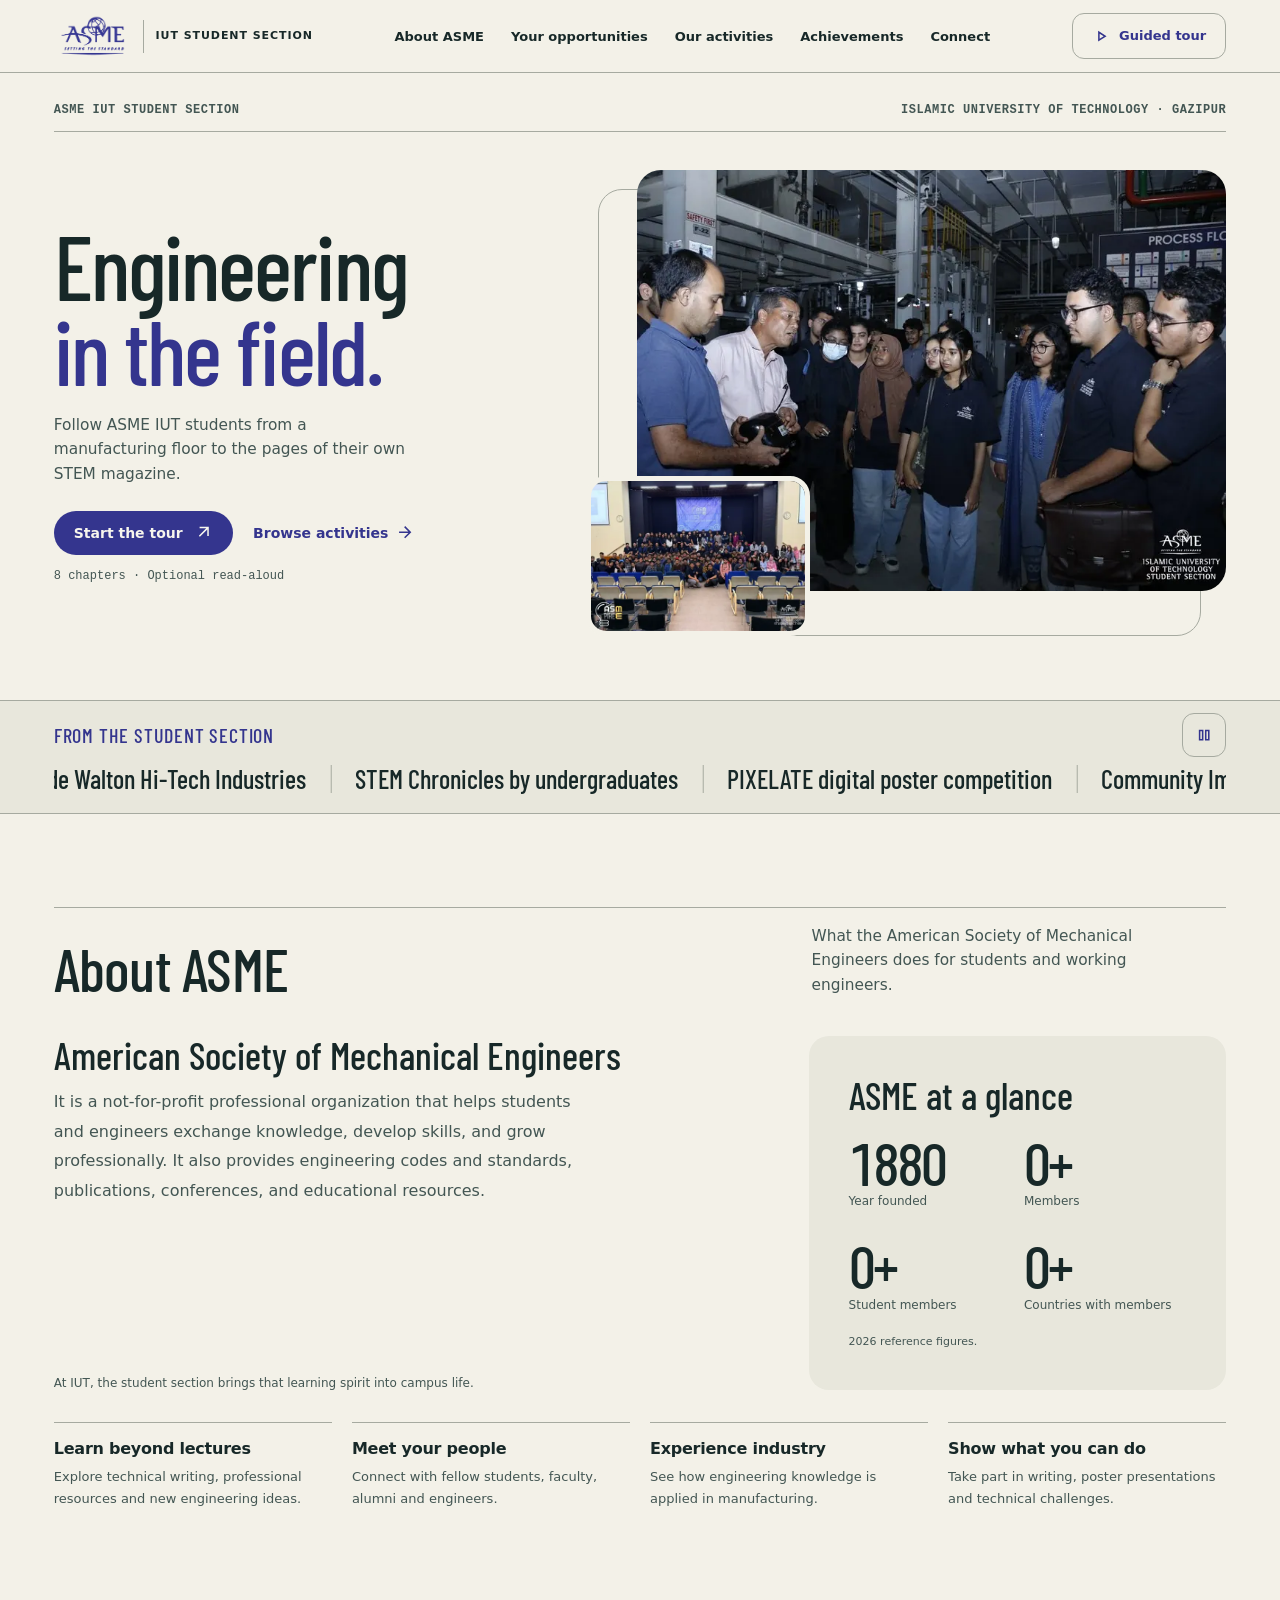
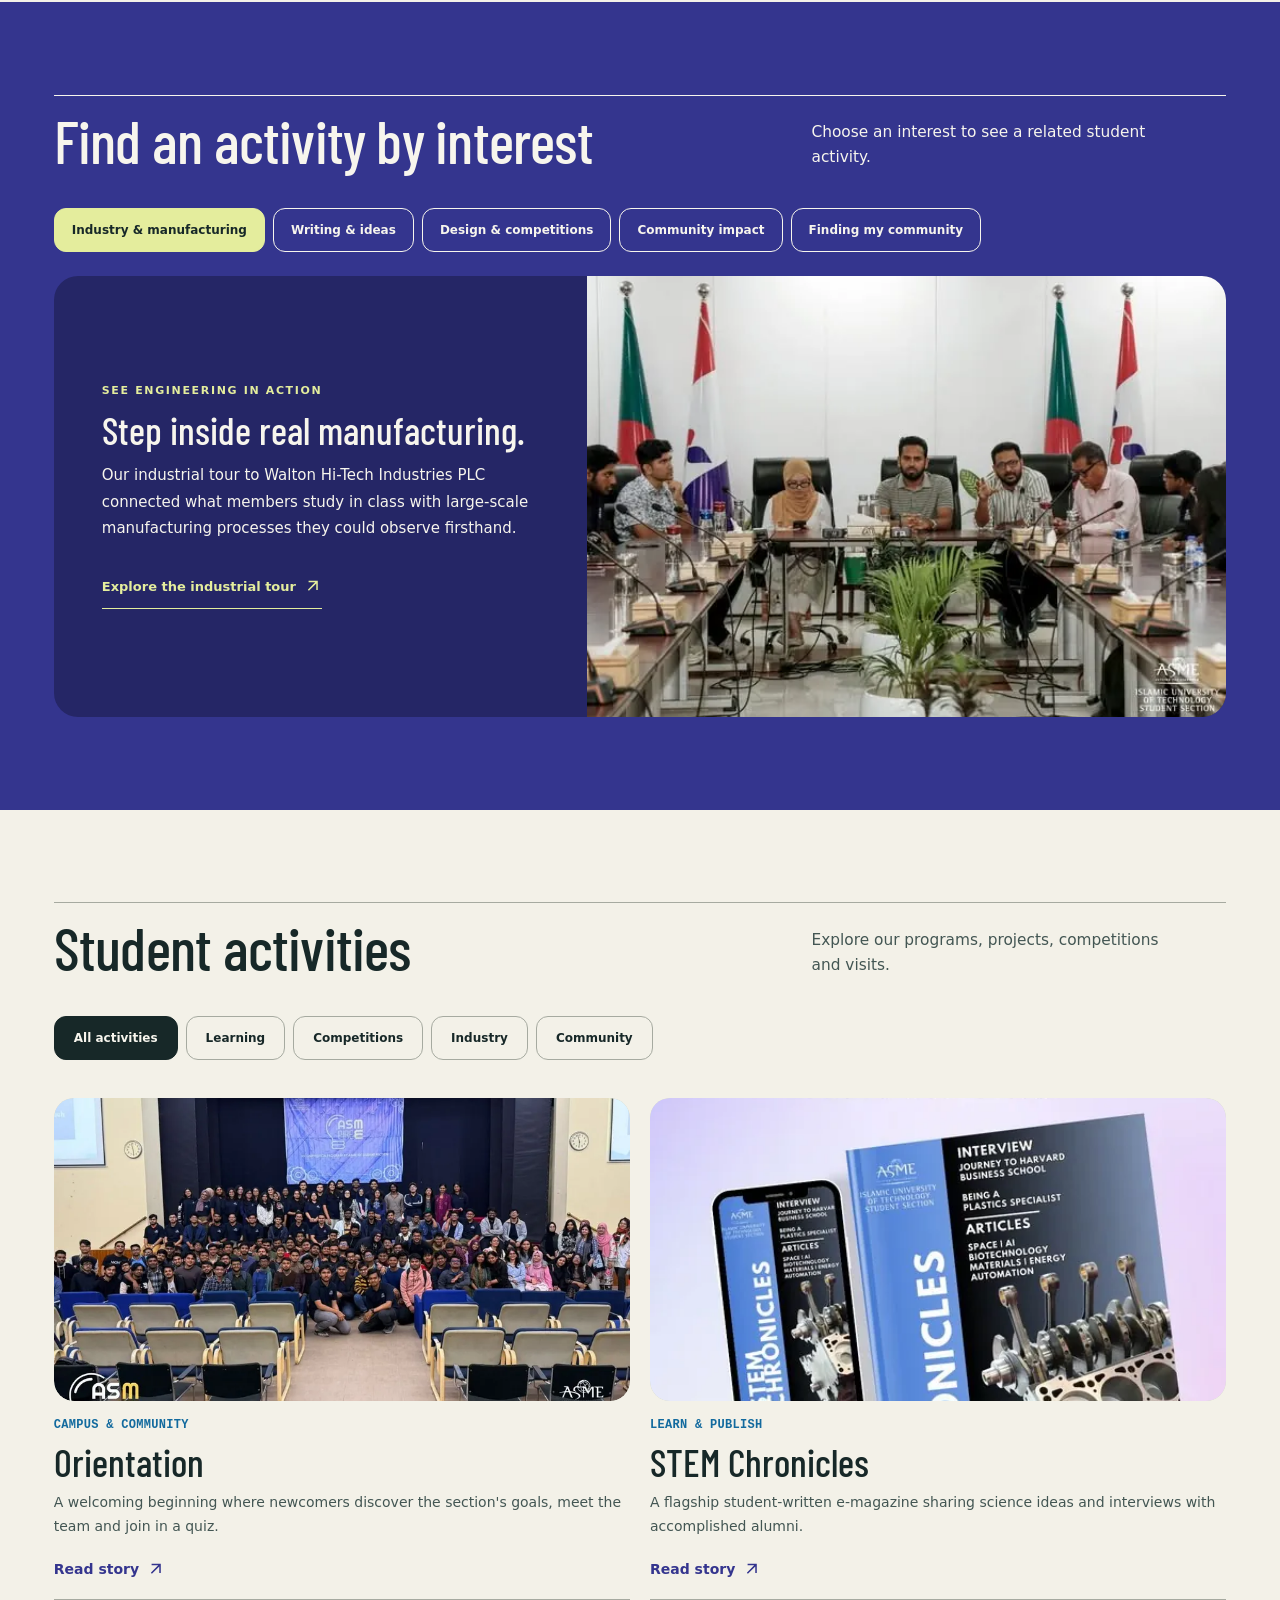
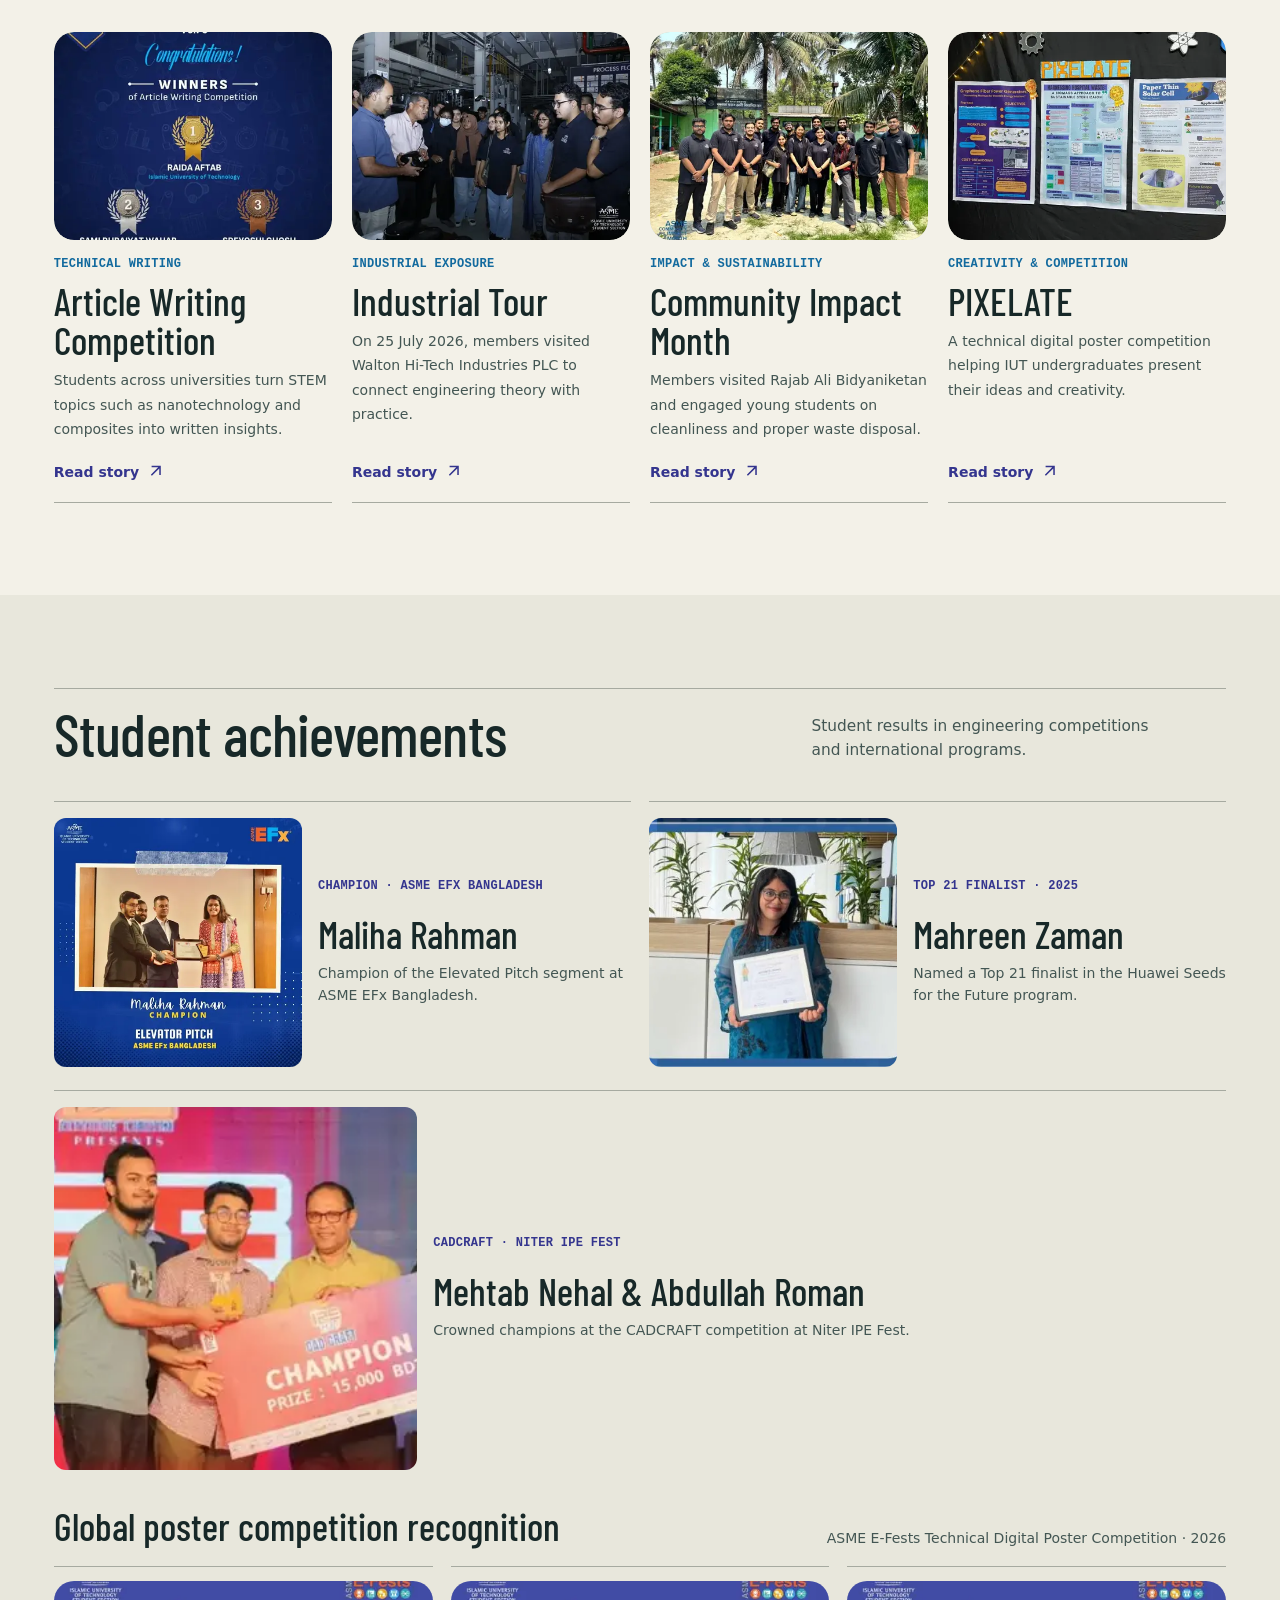
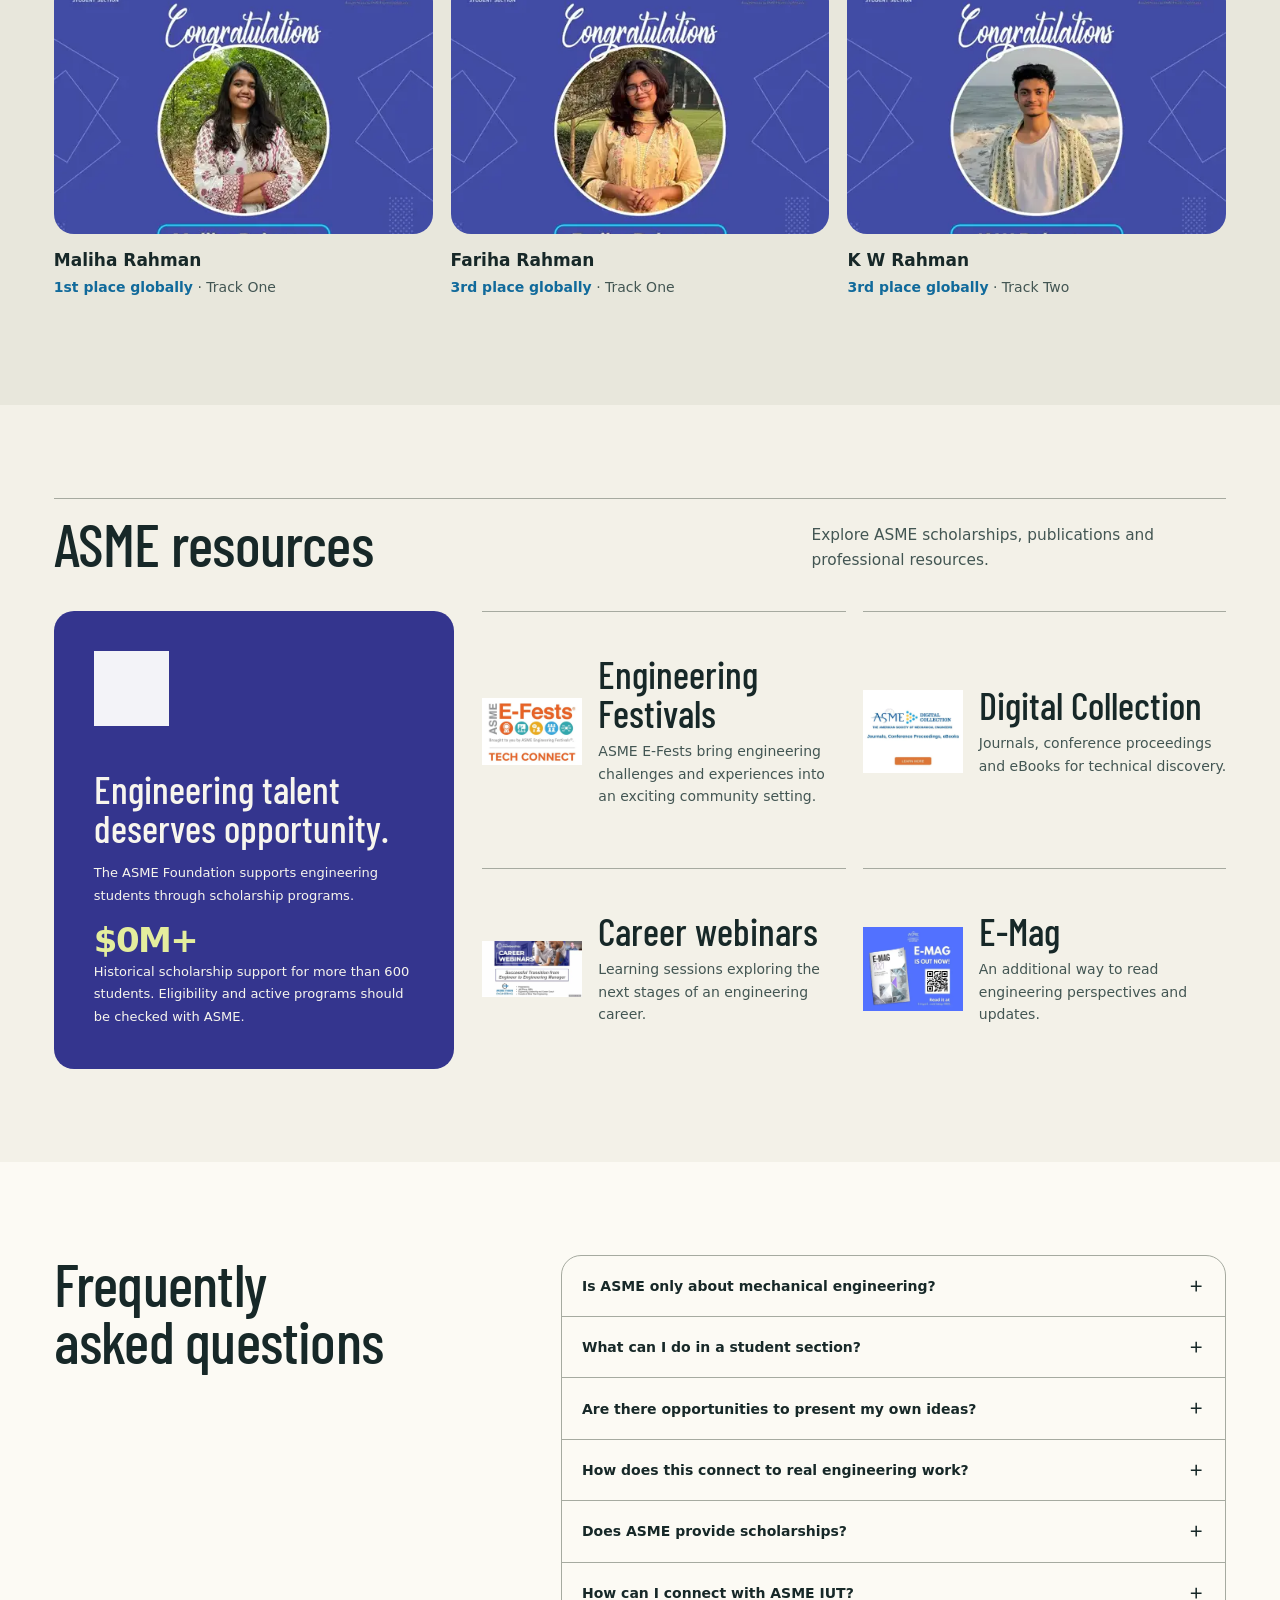
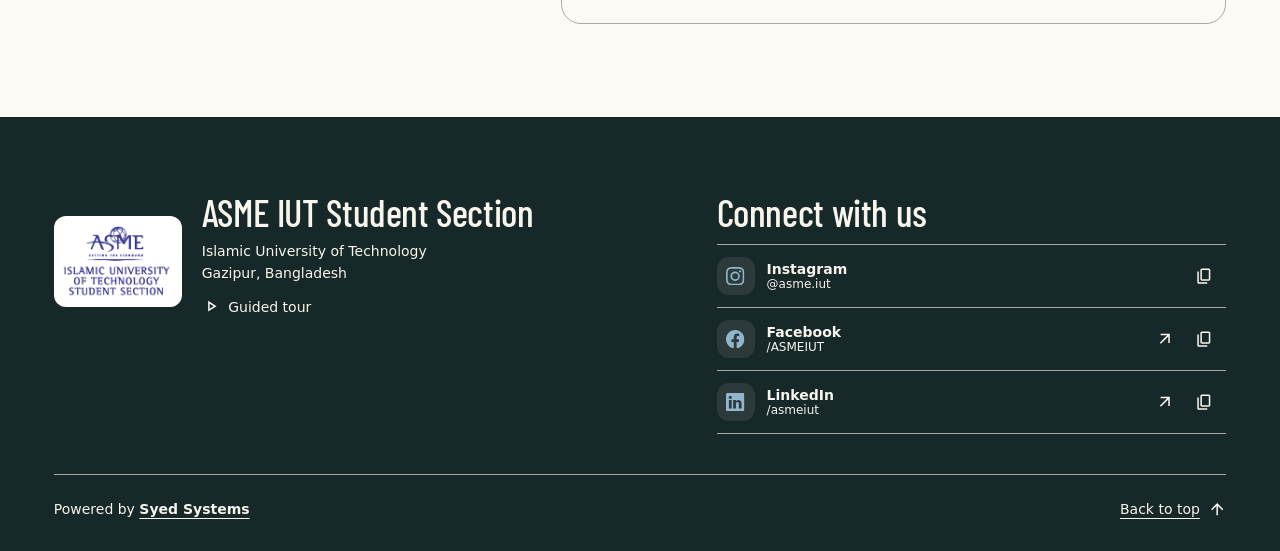
<file: asme-iut-interactive-stall/index.html>
<!doctype html>
<html lang="en">
<meta charset="utf-8">
<meta name="viewport" content="width=device-width, initial-scale=1">
<title>ASME IUT Student Section has moved</title>
<link rel="canonical" href="https://syed-systems.github.io/asme-iut/">
<script>
  location.replace('https://syed-systems.github.io/asme-iut/' + location.search + location.hash);
</script>
<noscript><meta http-equiv="refresh" content="0; url=https://syed-systems.github.io/asme-iut/"></noscript>
<p>The exhibit has moved. <a href="https://syed-systems.github.io/asme-iut/">Open the ASME IUT exhibit</a>.</p>
</html>
</file>
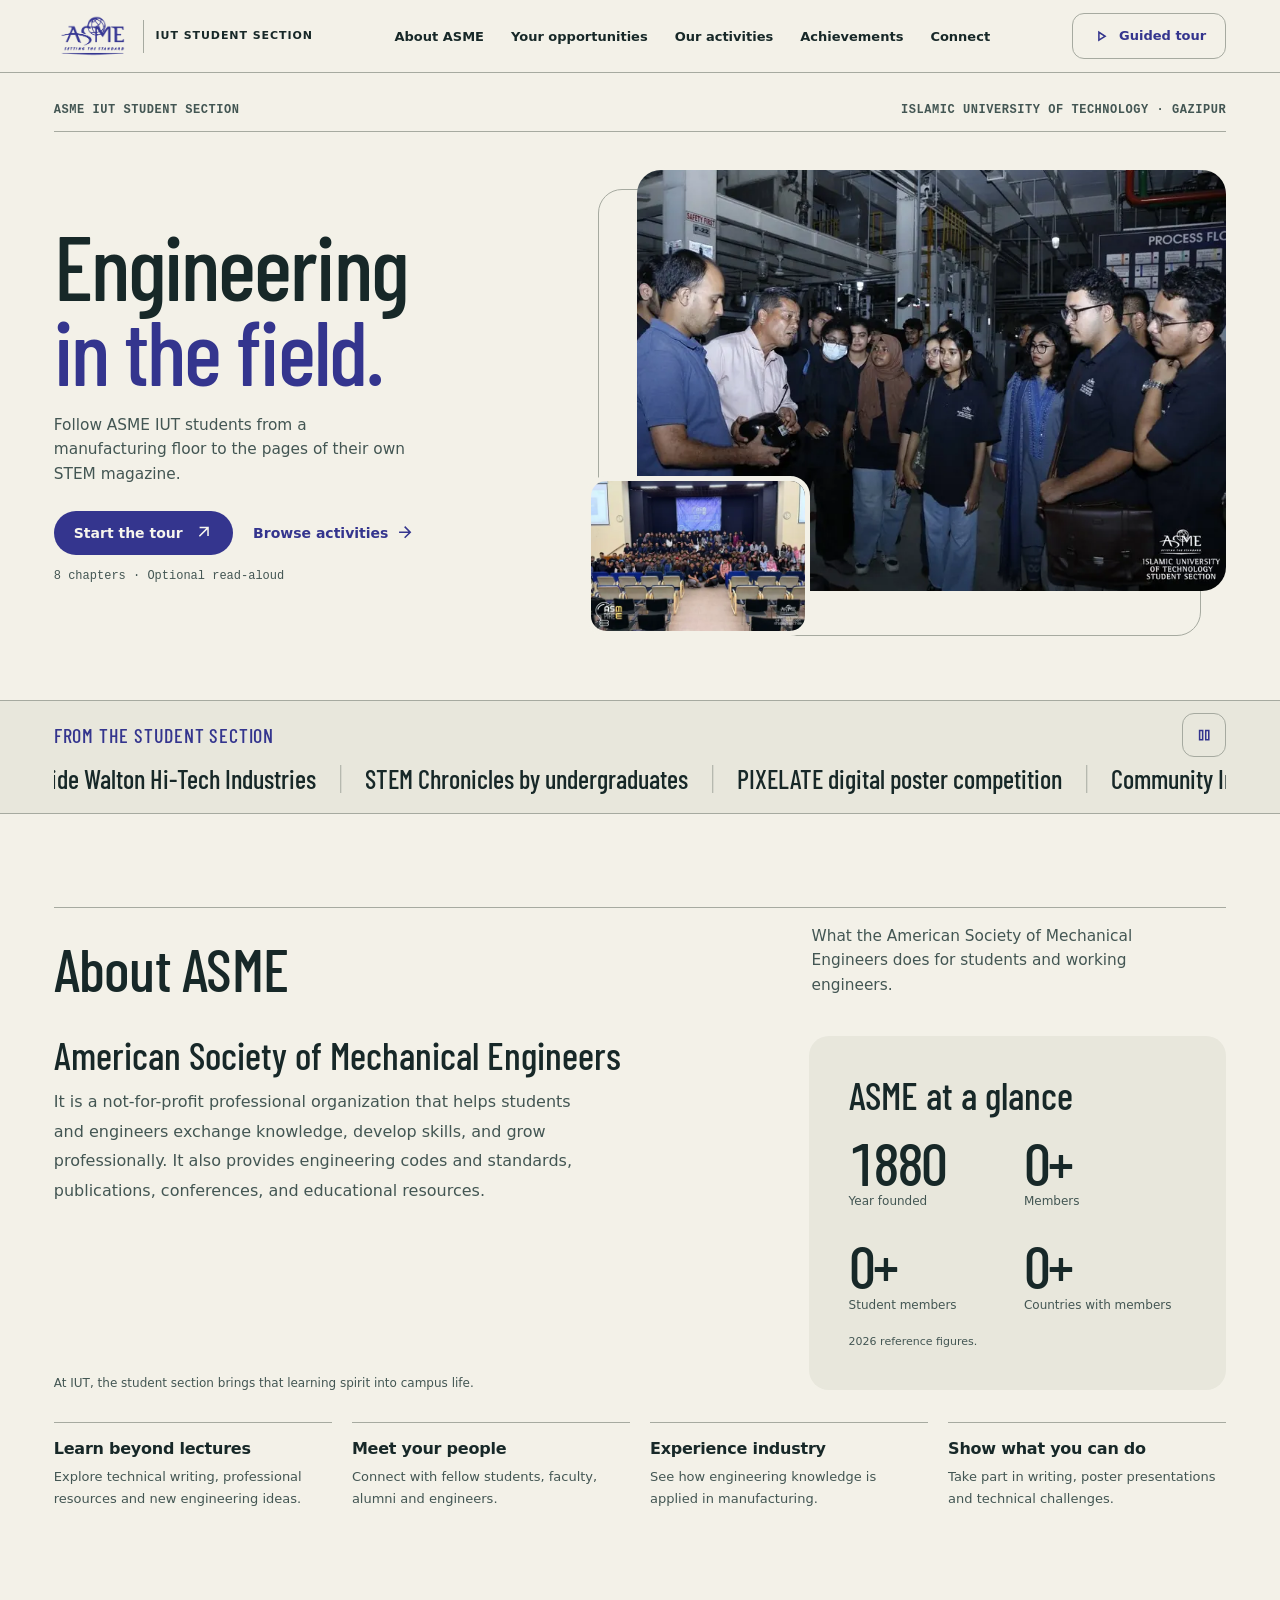
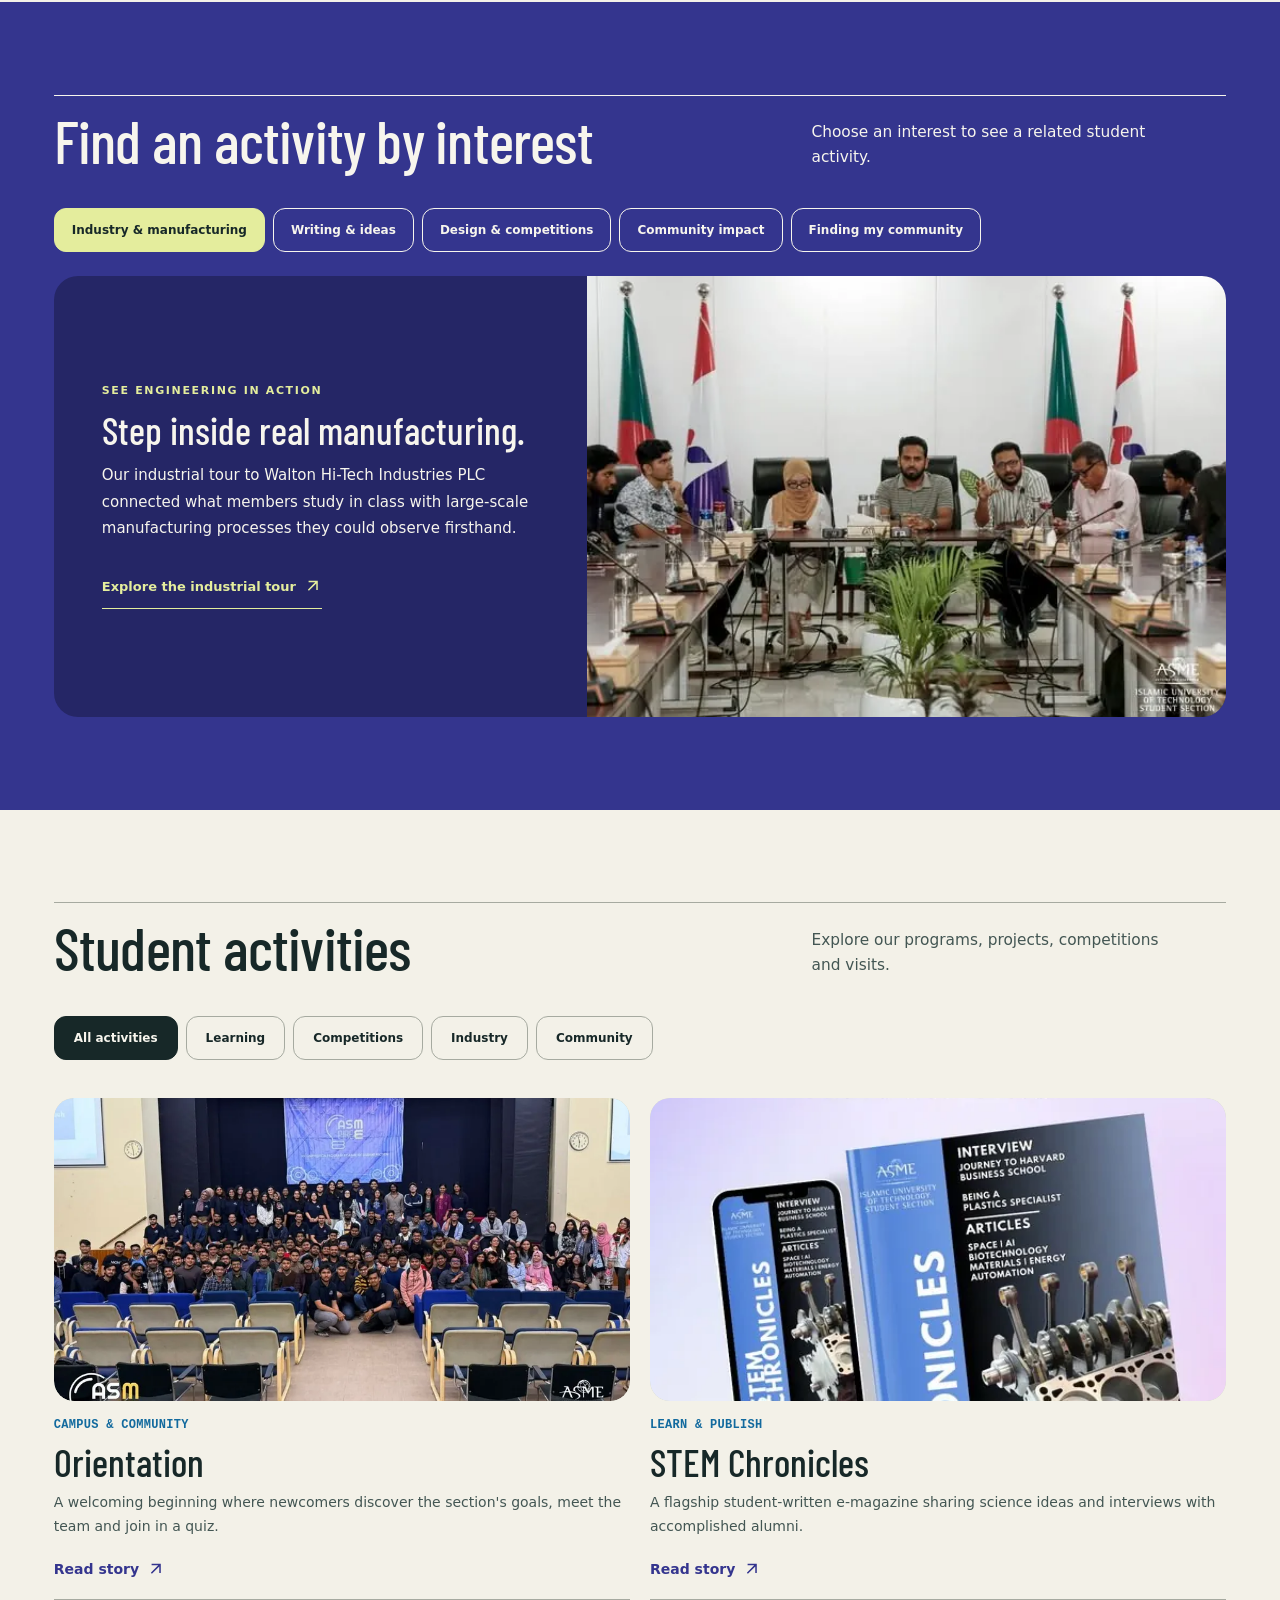
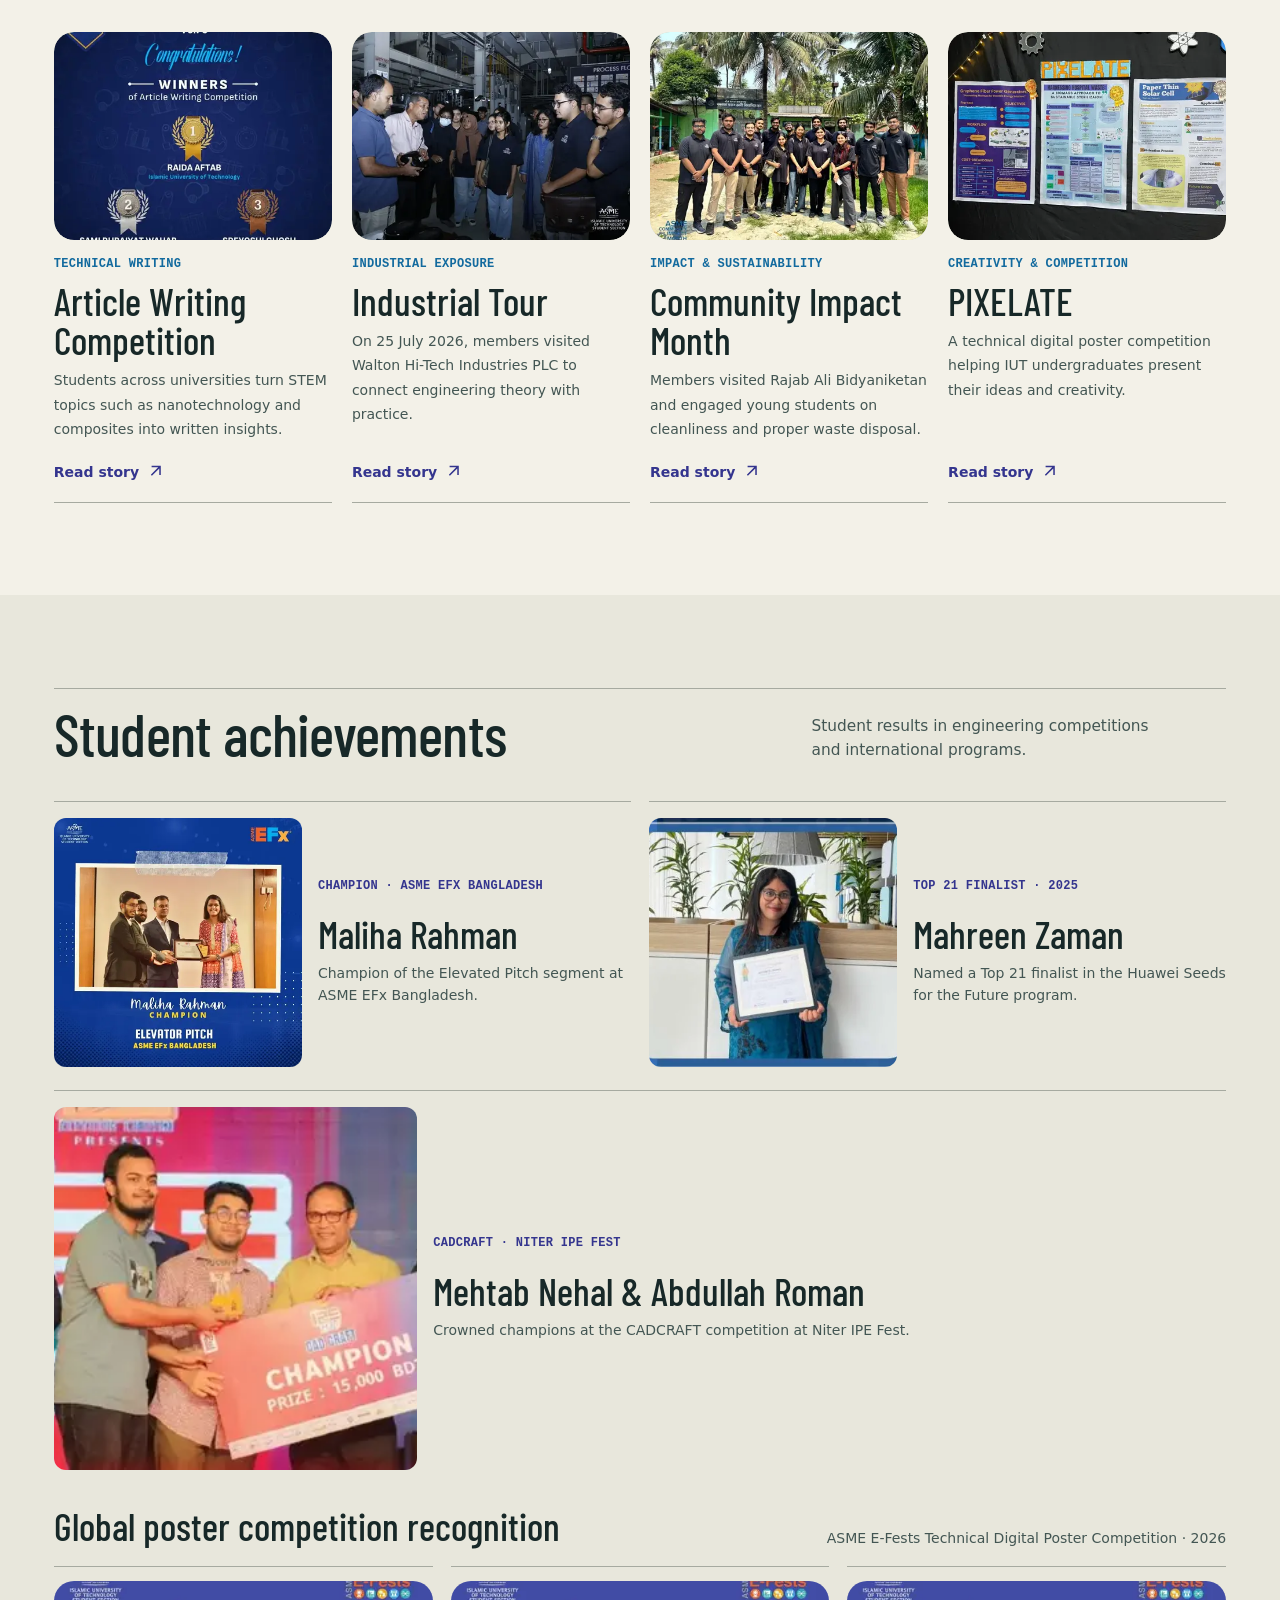
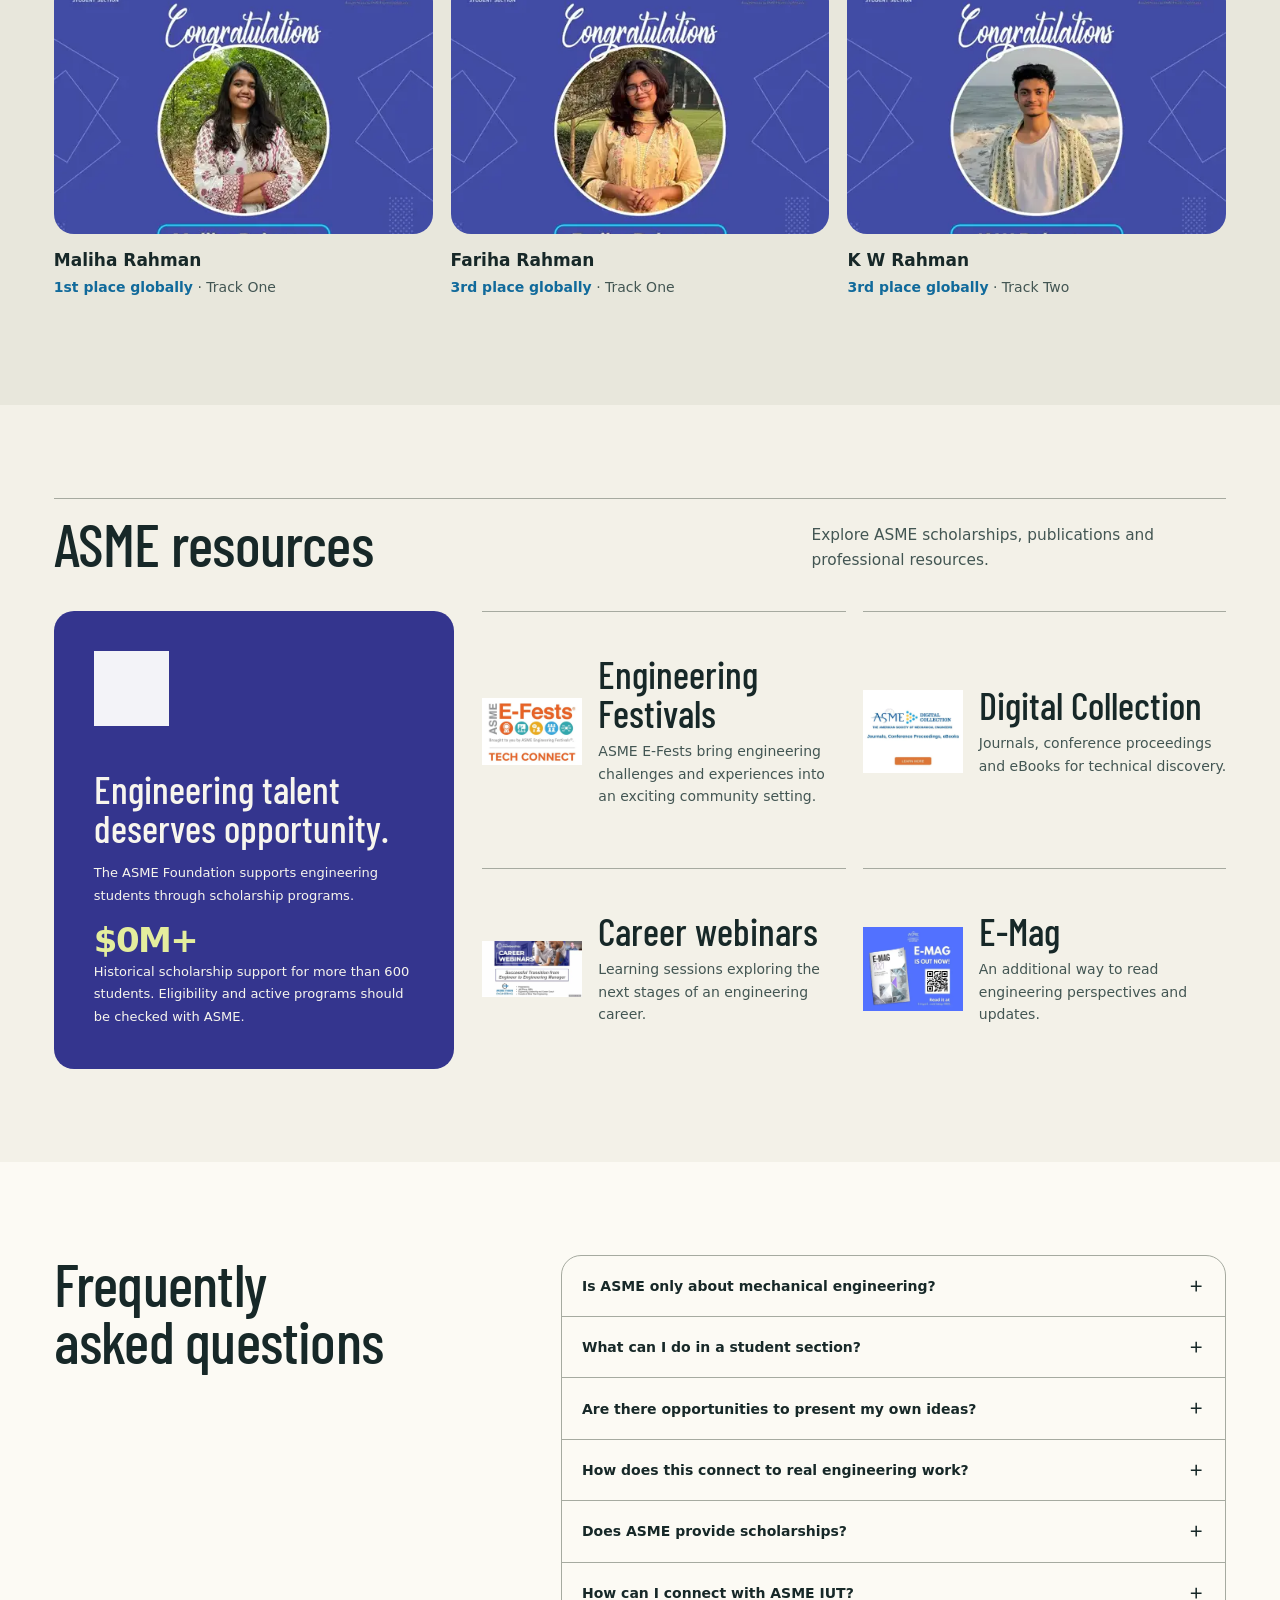
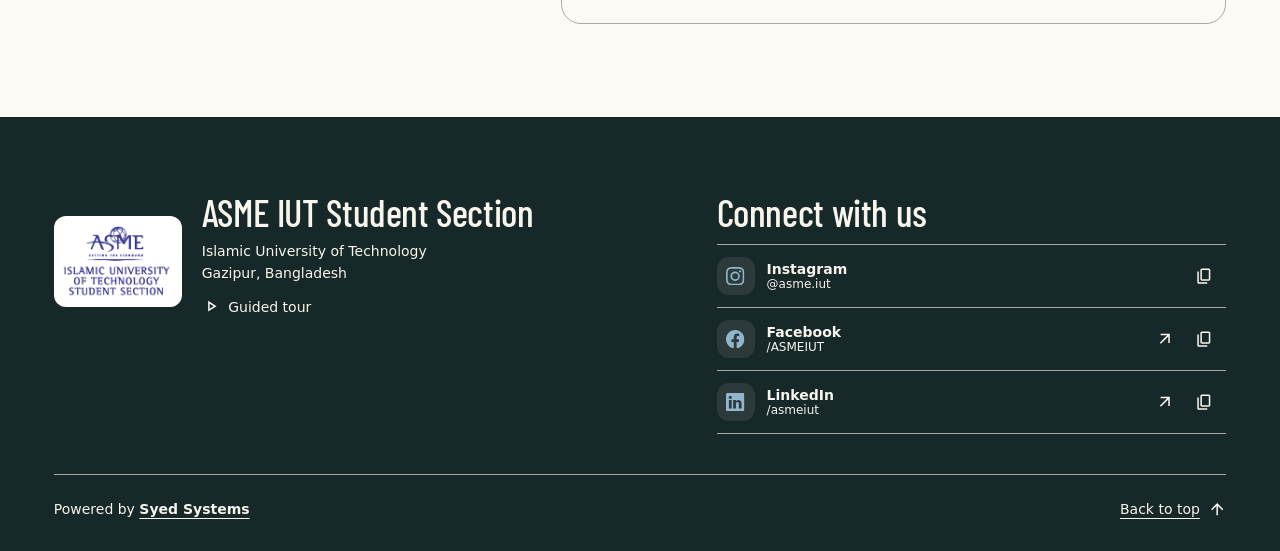
<file: asme-iut/index.html>
<!doctype html>
<html lang="en">
<head>
<meta charset="utf-8">
<meta name="viewport" content="width=device-width, initial-scale=1">
<meta name="theme-color" content="#f3f1e8">
<meta name="description" content="The official website of the ASME Student Section at Islamic University of Technology. Explore our activities, achievements and ways to get involved.">
<title>ASME IUT Student Section | Engineering in the Field</title>
<link rel="icon" type="image/png" href="./favicon.png">
<style>
.hero-visual{position:relative;width:100%;min-width:0}
.hero-main-photo{width:100%;aspect-ratio:4/3;border-radius:var(--radius-2xl,24px);object-fit:cover;box-shadow:var(--elevation-card,0 10px 30px rgb(8 29 51 / 9%))}
.hero-side-photo{position:absolute;bottom:var(--space-3,12px);left:var(--space-3,12px);width:32%;aspect-ratio:4/3;object-fit:cover;border:4px solid var(--color-surface,#fff);border-radius:var(--radius-lg,14px);box-shadow:var(--elevation-card,0 10px 30px rgb(8 29 51 / 9%))}
.hero-visual img:focus-visible{position:relative;z-index:1}
.hero-visual .hero-side-photo:focus-visible{position:absolute}
.clipboard-fallback{position:fixed;inset:0 auto auto 0;opacity:0;pointer-events:none}
:root{--navy:#081d33;--deep:#06172a;--navy2:#123c62;--blue:#146b9f;--aqua:#76d8f2;--line:#d8e4ec;--fog:#f4f8fb;--paper:#fff;--slate:#4f6274;--font:system-ui,-apple-system,BlinkMacSystemFont,"Segoe UI",Arial,sans-serif;--radius:19px;--shadow:0 18px 60px rgba(8,29,51,.12)}
*{box-sizing:border-box}html{scroll-behavior:smooth;scroll-padding-top:100px}body{margin:0;background:#f7f9fb;font-family:var(--font);color:var(--navy);-webkit-font-smoothing:antialiased}button,a{font:inherit}button{cursor:pointer}a{text-decoration:none;color:inherit}img{display:block;max-width:100%}button:focus-visible,a:focus-visible,summary:focus-visible{outline:3px solid #28a9e2;outline-offset:4px}::selection{background:#9be2f7;color:#06172a}
.shell{width:min(1190px,calc(100% - 64px));margin:0 auto}.skip{position:fixed;z-index:300;left:10px;top:-55px;background:white;padding:14px}.skip:focus{top:10px}
.top-strip{background:#071a2e;color:#d6e4ec;font-size:12px;letter-spacing:.055em}.top-strip .shell{display:flex;justify-content:space-between;gap:12px;align-items:center;min-height:36px}.top-strip strong{color:#e6f9ff;font-weight:650}.live-dot{display:inline-block;width:7px;height:7px;margin-right:9px;border-radius:50%;background:#68d6ac;box-shadow:0 0 0 4px rgba(104,214,172,.13)}
.site-header{position:sticky;top:0;z-index:50;background:rgba(255,255,255,.95);backdrop-filter:blur(16px);border-bottom:1px solid rgba(19,59,94,.10)}.nav{min-height:84px;display:flex;align-items:center;justify-content:space-between;gap:20px}.brand{display:flex;align-items:center;gap:13px;min-width:260px}.brand-asset{width:94px;height:50px;object-fit:contain;object-position:center}.brand-rule{height:33px;width:1px;background:#c7d6e0}.brand-copy{white-space:nowrap;font-size:11px;font-weight:800;line-height:1.35;letter-spacing:.085em;text-transform:uppercase;color:#275677}.brand-copy strong{display:block;font-size:12px;letter-spacing:.025em;color:#0a243e}.nav-links{display:flex;align-items:center;gap:27px}.nav-links a{font-size:13px;font-weight:690;color:#466176;transition:color .2s}.nav-links a:hover,.nav-links a.active{color:var(--blue)}.nav-cta,.pill-btn{display:inline-flex;align-items:center;justify-content:center;gap:9px;border:0;border-radius:999px;padding:13px 19px;font-size:13px;font-weight:800;white-space:nowrap}.nav-cta{background:var(--navy);color:#fff}.nav-cta:hover{background:var(--blue)}.menu-toggle{display:none;background:#f0f6f9;border:1px solid #dde8ef;border-radius:12px;padding:9px 11px;color:var(--navy)}
.hero{position:relative;overflow:hidden;padding:82px 0 78px;background:#f4f9fc}.hero-grid{position:relative;display:grid;grid-template-columns:.97fr 1.03fr;gap:62px;align-items:center}.eyebrow{display:flex;gap:12px;align-items:center;color:#126a9e;font-size:11px;letter-spacing:.185em;font-weight:850;text-transform:uppercase}.eyebrow:before{content:"";width:29px;height:2px;background:#278fb7}.hero h1{margin:25px 0 21px;font-size:clamp(46px,4.6vw,70px);letter-spacing:-.065em;line-height:1.06;font-weight:850;max-width:680px}.hero h1 span{color:#12729c}.hero-desc{max-width:505px;line-height:1.83;font-size:17px;color:#516b7c;margin:0}.hero-actions{display:flex;flex-wrap:wrap;gap:12px;margin-top:33px}.btn{border:0;border-radius:999px;display:inline-flex;align-items:center;justify-content:center;gap:10px;padding:16px 25px;font-size:14px;font-weight:800;transition:transform .2s,background .2s,box-shadow .2s}.btn:hover{transform:translateY(-2px)}.btn-primary{background:#0c4874;color:white;box-shadow:0 7px 23px rgba(9,69,111,.2)}.btn-primary:hover{background:#0a679b}.btn-outline{background:white;color:#0a3d63;border:1px solid #ccdfea}.btn-outline:hover{border-color:#0a679b}.btn .play-ic{display:grid;place-items:center;border:1px solid currentColor;border-radius:50%;width:21px;height:21px;font-size:9px;padding-left:1px}.hero-hint{display:flex;gap:21px;margin-top:33px;font-size:12px;font-weight:650;color:#678093}


.section{padding:108px 0}.section-heading{display:flex;align-items:flex-end;justify-content:space-between;gap:45px;margin-bottom:38px}.section-heading h2,.section h2{font-size:clamp(35px,3.4vw,51px);line-height:1.11;letter-spacing:-.052em;margin:16px 0 0;font-weight:835}.section-lede{font-size:16px;line-height:1.75;color:#617688;max-width:390px;margin:0}.overview-grid{display:grid;grid-template-columns:1.04fr .96fr;gap:25px}.definition{padding:45px 44px;border-radius:25px;background:#fff;border:1px solid #e0eaf0;min-height:330px;display:flex;flex-direction:column;justify-content:space-between}.definition h3{font-size:clamp(25px,2.3vw,35px);line-height:1.28;letter-spacing:-.04em;margin:10px 0 24px;font-weight:760}.definition h3 em{color:#197cab;font-style:normal}.definition p{color:#526e81;line-height:1.85;margin:0;max-width:540px}.definition-footer{margin-top:27px;padding-top:21px;border-top:1px solid #e4edf2;font-size:12px;font-weight:650;color:#39779b}.stat-panel{position:relative;overflow:hidden;border-radius:25px;background:#0a2c49;color:#fff;padding:42px;display:flex;flex-direction:column;justify-content:space-between;min-height:330px}.stat-panel:before{content:"";position:absolute;right:-155px;top:-130px;width:370px;height:370px;border:1px solid rgba(148,212,241,.23);border-radius:50%;box-shadow:0 0 0 55px rgba(148,212,241,.035),0 0 0 110px rgba(148,212,241,.025)}.stat-panel h3{font-size:15px;margin:0 0 25px;color:#a4d7ec;font-weight:700;position:relative}.stats{display:grid;grid-template-columns:repeat(2,1fr);gap:28px 13px;position:relative}.stat-number{display:block;font-size:clamp(32px,3vw,43px);letter-spacing:-.05em;font-weight:840}.stat-label{font-size:12px;color:#a9cadc;line-height:1.5}.stat-source{margin:30px 0 0;color:#8eb1c8;font-size:11px;position:relative;line-height:1.5}.value-row{display:grid;grid-template-columns:repeat(4,1fr);gap:15px;margin-top:22px}.value-card{padding:25px 23px;border:1px solid #dce9f0;background:#fff;border-radius:17px}.value-icon{font-size:25px;margin-bottom:17px}.value-card h4{margin:0 0 8px;font-size:16px;letter-spacing:-.015em}.value-card p{margin:0;font-size:13px;line-height:1.65;color:#668092}
.path-section{padding:103px 0;background:#071d33;color:#fff;overflow:hidden;position:relative}.path-section:after{content:"";position:absolute;bottom:-240px;right:-140px;border:1px solid rgba(147,216,242,.16);width:650px;height:650px;border-radius:50%;box-shadow:0 0 0 85px rgba(147,216,242,.025),0 0 0 180px rgba(147,216,242,.02)}.path-section .shell{position:relative;z-index:2}.path-section .eyebrow{color:#9cd8ee}.path-section .eyebrow:before{background:#6fd4ea}.path-head{display:flex;justify-content:space-between;align-items:end;gap:35px;margin-bottom:37px}.path-head h2{margin:17px 0 0}.path-head p{color:#a3c1d1;line-height:1.75;max-width:355px;font-size:15px;margin:0}.path-tabs{display:flex;flex-wrap:wrap;gap:9px;margin-bottom:20px}.path-tab{border:1px solid #345470;border-radius:99px;color:#cee1eb;background:transparent;padding:13px 17px;font-size:12px;font-weight:770;transition:.2s}.path-tab:hover{background:#123d5d}.path-tab[aria-selected="true"]{background:#c2efff;color:#092c49;border-color:#c2efff}.path-display{display:grid;grid-template-columns:1fr .9fr;min-height:340px;background:#113755;border:1px solid #28516e;border-radius:24px;overflow:hidden}.path-copy{padding:43px 45px;display:flex;flex-direction:column;align-items:flex-start;justify-content:center}.path-kicker{font-size:11px;text-transform:uppercase;letter-spacing:.15em;color:#89c6e3;font-weight:760}.path-copy h3{font-size:clamp(26px,2.8vw,37px);letter-spacing:-.05em;line-height:1.2;margin:14px 0 12px}.path-copy p{line-height:1.78;color:#d0e1ea;font-size:15px;max-width:480px;margin:0 0 23px}.path-link{border:0;background:none;color:#9bdef9;padding:0;font-weight:800;font-size:13px;border-bottom:1px solid #659ab8;padding-bottom:5px}.path-link:hover{color:white}.path-photo{width:100%;height:100%;max-height:440px;object-fit:cover;filter:saturate(.95)}
.activity-section{background:#f8fafc}.filter-bar{display:flex;flex-wrap:wrap;align-items:center;gap:8px;margin-bottom:24px}.filter-btn{border:1px solid #dae6ec;background:#fff;border-radius:99px;padding:11px 19px;color:#587083;font-size:12px;font-weight:800}.filter-btn:hover{border-color:#85bacf}.filter-btn[aria-pressed="true"]{background:#0a3b5d;border-color:#0a3b5d;color:#fff}.activity-grid{display:grid;grid-template-columns:repeat(3,1fr);gap:19px}.activity-card{background:#fff;border:1px solid #e1eaf0;border-radius:22px;overflow:hidden;display:flex;flex-direction:column;transition:transform .25s,box-shadow .25s}.activity-card:hover{transform:translateY(-5px);box-shadow:var(--shadow)}.activity-card[hidden]{display:none}.activity-image-wrap{height:223px;overflow:hidden;position:relative;background:#d3e5ef}.activity-image{height:100%;width:100%;object-fit:cover;transition:transform .5s}.activity-card:hover .activity-image{transform:scale(1.06)}.activity-index{position:absolute;top:17px;left:17px;border-radius:99px;padding:9px 13px;background:rgba(7,30,52,.91);color:#fff;font-size:10px;letter-spacing:.1em;font-weight:800;text-transform:uppercase}.activity-copy{padding:27px 27px 26px;display:flex;flex-direction:column;flex:1}.activity-copy h3{font-size:21px;line-height:1.3;margin:0 0 10px;letter-spacing:-.03em}.activity-copy p{font-size:13px;color:#62788b;line-height:1.75;margin:0 0 22px;flex:1}.activity-button{border:0;background:none;color:#0b78a5;font-size:12px;font-weight:820;text-transform:uppercase;letter-spacing:.045em;padding:0;text-align:left;align-self:flex-start}.activity-button:hover{text-decoration:underline}.activity-empty{display:none;padding:24px;text-align:center;color:#557084}.activity-empty.show{display:block}
.achievements{background:#ebf2f7;padding:108px 0}.achievement-top{display:grid;grid-template-columns:1fr 1fr;gap:18px;margin-bottom:23px}.achievement-feature{position:relative;display:flex;align-items:stretch;overflow:hidden;background:white;border:1px solid #d8e5ed;border-radius:23px;min-height:250px}.achievement-feature>img{width:43%;object-fit:cover;object-position:center}.achievement-feature-body{padding:30px 25px;flex:1;display:flex;justify-content:center;flex-direction:column}.award-label{font-size:10px;letter-spacing:.12em;color:#1782ad;font-weight:850;text-transform:uppercase}.achievement-feature h3{font-size:22px;margin:11px 0 8px;letter-spacing:-.035em}.achievement-feature p{font-size:13px;line-height:1.6;color:#62788a;margin:0}.achievement-twins{display:grid;grid-template-columns:repeat(2,1fr);gap:18px}.winner-heading{display:flex;justify-content:space-between;gap:25px;align-items:flex-end;margin:37px 0 20px}.winner-heading h3{font-size:26px;letter-spacing:-.035em;margin:0}.winner-heading p{margin:0;color:#5c7588;font-size:13px}.winner-grid{display:grid;grid-template-columns:repeat(3,1fr);gap:18px}.winner-card{background:white;border:1px solid #dbe6ed;border-radius:20px;padding:14px;overflow:hidden}.winner-card img{width:100%;height:205px;object-fit:cover;object-position:center 25%;border-radius:12px}.winner-card div{padding:14px 10px 7px}.winner-card h4{font-size:17px;margin:0 0 6px}.winner-card p{margin:0;font-size:12px;color:#5a7485;line-height:1.6}.winner-card strong{color:#116a9b}
.resource-section{background:#fff}.resource-main{display:grid;grid-template-columns:.7fr 1.3fr;gap:28px;align-items:stretch}.scholarship-box{background:#102f4d;color:#fff;border-radius:24px;padding:37px;display:flex;flex-direction:column;justify-content:space-between;position:relative;overflow:hidden}.scholarship-box img{height:75px;max-width:170px;object-fit:contain;object-position:left center;filter:brightness(0) invert(1);opacity:.94}.scholarship-box h3{font-size:26px;letter-spacing:-.035em;line-height:1.2;margin:28px 0 14px}.scholarship-box p{color:#bbd3e3;font-size:13px;line-height:1.75;margin:0}.scholar-number{font-size:34px;font-weight:830;letter-spacing:-.045em;display:block;margin:12px 0 1px;color:#b5edff}.resource-grid{display:grid;grid-template-columns:repeat(2,1fr);gap:17px}.resource-card{border:1px solid #dce7ee;border-radius:19px;padding:20px 23px;display:flex;gap:16px;align-items:center;background:#f9fcfe}.resource-card img{width:100px;height:85px;object-fit:contain;flex-shrink:0;border-radius:8px}.resource-card h3{font-size:16px;margin:0 0 7px;letter-spacing:-.02em}.resource-card p{margin:0;font-size:12px;line-height:1.62;color:#697e90}.resource-note{color:#7890a1;font-size:11px;line-height:1.6;margin:21px 0 0}
.faq-section{background:#f2f6f9;padding:100px 0}.faq-layout{display:grid;grid-template-columns:.75fr 1.25fr;gap:80px}.faq-layout>div>p{font-size:15px;color:#63798b;line-height:1.78;max-width:300px}.faq-list{display:grid;gap:12px}.faq-item{border:1px solid #dce7ef;background:white;border-radius:15px;overflow:hidden}.faq-item summary{display:flex;align-items:center;gap:18px;justify-content:space-between;cursor:pointer;padding:21px 23px;font-weight:770;font-size:14px;list-style:none}.faq-item summary::-webkit-details-marker{display:none}.faq-item p{padding:0 23px 23px;margin:0;color:#5e788c;font-size:13px;line-height:1.9}
.connect-section{background:#071d33;color:white;padding:88px 0 56px;position:relative;overflow:hidden}.connect-section:before{position:absolute;content:"";width:500px;height:500px;border:1px solid rgba(159,229,246,.18);border-radius:50%;right:-170px;top:-220px;box-shadow:0 0 0 65px rgba(159,229,246,.03),0 0 0 130px rgba(159,229,246,.025)}.connect-grid{display:grid;grid-template-columns:1fr .95fr;gap:70px;align-items:center;position:relative}.connect-section h2{font-size:clamp(38px,3.7vw,55px);max-width:520px;margin:15px 0 16px;letter-spacing:-.05em;line-height:1.1}.connect-section p{color:#b4ccda;line-height:1.7;font-size:15px;max-width:530px}.connect-actions{display:grid;gap:11px}.social-card{display:flex;justify-content:space-between;align-items:center;background:#123854;border:1px solid #295775;border-radius:14px;padding:18px 20px;gap:12px}.social-card span{font-size:11px;color:#90b5cc;font-weight:700;letter-spacing:.055em;text-transform:uppercase}.social-card strong{display:block;margin-top:4px;color:white;font-size:15px}.copy-btn{border:1px solid #49718a;background:transparent;color:#c9f1ff;padding:9px 13px;border-radius:99px;font-size:11px;font-weight:800}.copy-btn:hover{background:#215775}.footer{border-top:1px solid #254662;padding-top:29px;margin-top:69px;display:flex;justify-content:space-between;gap:20px;color:#829fb3;font-size:11px;line-height:1.7}.footer strong{color:#b8d8e9}.footer a:hover{text-decoration:underline}
.dialog{border:0;padding:0;max-width:min(840px,calc(100% - 22px));width:100%;max-height:min(90vh,900px);border-radius:25px;overflow:auto;background:white;color:#082840;box-shadow:0 35px 110px rgba(0,0,0,.4)}.dialog::backdrop{background:rgba(4,18,34,.76);backdrop-filter:blur(5px)}.dialog-close{position:absolute;right:19px;top:17px;z-index:4;border:1px solid rgba(255,255,255,.5);border-radius:50%;background:#082f4c;color:white;font-size:21px;width:40px;height:40px;display:grid;place-items:center}.detail-img{width:100%;max-height:360px;object-fit:cover;background:#cfe6f2}.detail-body{padding:32px 39px 39px}.detail-meta{display:flex;flex-wrap:wrap;gap:10px;align-items:center;font-size:11px;color:#16729e;font-weight:800;letter-spacing:.08em;text-transform:uppercase}.detail-body h2{margin:12px 0 14px;font-size:35px;line-height:1.13;letter-spacing:-.05em}.detail-body>p{font-size:15px;color:#526f82;line-height:1.82}.detail-points{display:grid;grid-template-columns:1fr 1fr;gap:15px;margin:24px 0}.detail-point{background:#f0f7fb;padding:19px;border-radius:14px}.detail-point strong{font-size:13px;display:block;color:#0e4972;margin-bottom:8px}.detail-point p{font-size:13px;line-height:1.65;margin:0;color:#59798c}.detail-gallery{display:flex;gap:10px;flex-wrap:wrap}.detail-gallery button{padding:4px;border-radius:10px;border:2px solid transparent;background:#edf5fa}.detail-gallery button[aria-pressed="true"]{border-color:#0c739e}.detail-gallery img{height:72px;width:100px;object-fit:cover;border-radius:6px}.detail-footnote{font-size:11px;color:#728a9a;margin-top:20px}
.tour-dialog{border:0;padding:0;width:min(1050px,calc(100% - 30px));max-width:1050px;max-height:min(95vh,850px);border-radius:25px;overflow:hidden;background:#061e34;color:white;box-shadow:0 25px 120px rgba(0,0,0,.5)}.tour-dialog::backdrop{background:rgba(0,12,25,.91);backdrop-filter:blur(9px)}.tour-header{min-height:67px;display:flex;align-items:center;justify-content:space-between;padding:12px 24px;background:#07192d;border-bottom:1px solid #254761;gap:12px}.tour-header-brand{font-size:12px;font-weight:850;letter-spacing:.1em;text-transform:uppercase}.tour-header-brand span{color:#82c6e7}.tour-header-actions{display:flex;align-items:center;gap:9px}.tour-icon-btn{border:1px solid #315470;background:#102c47;color:#d5f0fd;border-radius:99px;padding:10px 14px;font-size:11px;font-weight:750}.tour-icon-btn[aria-pressed="true"]{background:#d4f5ff;color:#0b314e;border-color:#d4f5ff}.tour-x{border:0;background:transparent;color:#fff;font-size:26px;line-height:1;padding:0 4px 4px}.tour-main{display:grid;grid-template-columns:.96fr 1.04fr;min-height:487px}.tour-image-outer{position:relative;overflow:hidden;background:#1b4b6f}.tour-image{width:100%;height:100%;min-height:487px;object-fit:cover;object-position:center}.tour-photo-tag{position:absolute;bottom:20px;left:22px;background:rgba(4,25,43,.84);color:#d4ecf7;border:1px solid #65809a;padding:11px 14px;border-radius:11px;font-size:11px;font-weight:780}.tour-copy{padding:54px 49px 39px;display:flex;flex-direction:column;justify-content:center}.tour-count{color:#82c8e7;font-weight:800;letter-spacing:.16em;font-size:12px}.tour-copy h2{font-size:clamp(31px,3.6vw,49px);line-height:1.1;letter-spacing:-.048em;margin:20px 0 17px}.tour-copy p{line-height:1.8;font-size:16px;color:#bdd8e6;margin:0}.tour-takeaway{border-left:2px solid #80d7ed;color:#edfbff;padding:6px 0 6px 17px;font-size:13px;font-weight:700;line-height:1.65;margin-top:29px}.tour-bottom{padding:22px 25px 22px;background:#071a2f;border-top:1px solid #274863}.tour-track{display:flex;gap:6px;margin-bottom:19px}.tour-track-step{flex:1;height:4px;background:#31506a;border-radius:99px;overflow:hidden}.tour-track-step>i{display:block;height:100%;width:0;background:#8edff1;transition:width .25s}.tour-track-step.done>i{width:100%}.tour-controls{display:flex;align-items:center;justify-content:space-between;gap:15px}.tour-instructions{font-size:11px;color:#92afc3;line-height:1.6}.tour-nav{display:flex;align-items:center;gap:10px}.tour-nav button{border:1px solid #31516b;background:#10314f;color:#f2faff;padding:12px 17px;border-radius:99px;font-size:12px;font-weight:790}.tour-nav button.primary{background:#a3e3fa;color:#06253d;border-color:#a3e3fa}.tour-nav button:disabled{opacity:.36;cursor:not-allowed}.tour-timer{font-size:10px;color:#80b1cc}.toast{position:fixed;bottom:28px;left:50%;z-index:400;transform:translate(-50%,30px);opacity:0;pointer-events:none;background:#092b45;color:white;padding:13px 19px;border-radius:999px;box-shadow:var(--shadow);font-size:12px;font-weight:770;transition:.25s}.toast.show{transform:translate(-50%,0);opacity:1}
@media(max-width:1050px){.nav-links{display:none;position:absolute;top:100%;left:0;right:0;background:white;padding:15px 22px 25px;border-bottom:1px solid #d7e6ef;box-shadow:0 16px 35px rgba(6,31,55,.07);flex-direction:column;align-items:stretch;gap:3px}.nav-links.open{display:flex}.nav-links a{padding:12px}.menu-toggle{display:block}.nav-cta{margin-left:auto;padding:11px 13px}.nav-links{gap:15px}.hero-grid{gap:25px}.hero h1{font-size:54px}.resource-card{padding:15px;gap:9px}.resource-card img{width:82px}}
@media(max-width:820px){.shell{width:min(100% - 36px,680px)}.top-strip .shell{font-size:10px}.nav{min-height:73px}.brand{min-width:unset}.brand-asset{width:78px;height:43px}.brand-copy{font-size:10px}.hero{padding:62px 0 69px}.hero-grid{grid-template-columns:1fr;gap:25px}.hero h1{font-size:clamp(46px,9vw,67px)}.section,.achievements{padding:79px 0}.section-heading,.path-head{display:block}.section-lede,.path-head p{margin-top:18px;max-width:630px}.overview-grid,.path-display,.resource-main,.faq-layout,.connect-grid{grid-template-columns:1fr}.value-row{grid-template-columns:repeat(2,1fr)}.path-section{padding:78px 0}.path-copy{padding:32px}.path-photo{height:310px;max-height:310px}.activity-grid{grid-template-columns:repeat(2,1fr)}.achievement-top,.achievement-twins{grid-template-columns:1fr}.winner-grid{grid-template-columns:repeat(3,1fr)}.resource-main{gap:18px}.scholarship-box{min-height:290px}.faq-layout{gap:30px}.connect-grid{gap:20px}.tour-main{grid-template-columns:1fr 1fr}.tour-copy{padding:30px}.tour-image,.tour-main{min-height:410px}.footer{margin-top:48px}}
@media(max-width:570px){.top-strip .shell{justify-content:center}.top-strip .meta-event{display:none}.brand-copy{font-size:9px}.brand-copy strong{font-size:10px}.nav-cta{font-size:0;gap:0;min-width:43px;height:40px;padding:0}.hero h1{font-size:clamp(43px,11.3vw,61px)}.hero-desc{font-size:15px}.hero-actions{display:grid;grid-template-columns:1fr;max-width:310px}.hero-hint{flex-wrap:wrap;gap:10px}.section-heading h2,.section h2{font-size:37px}.definition,.stat-panel{padding:28px;min-height:0}.definition h3{font-size:27px}.stats{gap:19px}.stat-number{font-size:32px}.value-row{gap:10px}.value-card{padding:21px 18px}.value-card h4{font-size:14px}.value-card p{font-size:12px}.path-tab{font-size:11px;padding:11px 13px}.path-copy{padding:29px}.path-copy h3{font-size:28px}.path-photo{height:240px;max-height:240px}.activity-grid,.resource-grid,.winner-grid{grid-template-columns:1fr}.activity-image-wrap{height:230px}.achievement-feature{min-height:220px}.achievement-feature-body{padding:20px 17px}.achievement-feature h3{font-size:19px}.winner-card{display:grid;grid-template-columns:120px 1fr;align-items:center;gap:12px}.winner-card img{width:120px;height:135px}.winner-heading{display:block}.winner-heading p{margin-top:9px}.resource-card img{width:100px}.connect-section{padding-top:69px}.connect-section h2{font-size:38px}.footer{display:block}.footer p{margin-bottom:10px}.detail-body{padding:26px 22px}.detail-body h2{font-size:29px}.detail-points{grid-template-columns:1fr}.detail-img{height:245px}.tour-dialog{width:calc(100% - 12px);max-height:98vh;border-radius:16px;overflow:auto}.tour-header{padding:12px 14px}.tour-header-brand{font-size:10px}.tour-header-actions{gap:5px}.tour-icon-btn{font-size:10px;padding:9px}.tour-main{display:block;min-height:0}.tour-image{height:195px;min-height:195px}.tour-photo-tag{left:11px;bottom:10px;padding:7px 9px}.tour-copy{padding:22px 24px 25px}.tour-copy h2{font-size:29px;margin:11px 0}.tour-copy p{font-size:13px;line-height:1.65}.tour-takeaway{font-size:12px;margin-top:16px}.tour-bottom{padding:15px}.tour-controls{gap:10px}.tour-instructions{font-size:9px}.tour-nav button{padding:10px 13px;font-size:11px}.tour-nav{gap:6px}}
@media(prefers-reduced-motion:reduce){*,*:before,*:after{scroll-behavior:auto!important;animation:none!important;transition:none!important}}

/* Accessible image viewer: full-resolution display, navigation, and download. */
.zoomable-photo{cursor:zoom-in;transition:filter .2s ease}
.zoomable-photo:hover{filter:brightness(.93)}
.zoomable-photo:focus-visible{outline:4px solid #1f90d0;outline-offset:4px;border-radius:6px}
.photo-hint{margin:12px 0 0!important;font-size:12px!important;color:#426d82!important}
.photo-dialog{border:0;padding:0;width:min(1140px,calc(100vw - 22px));max-width:1140px;height:min(880px,calc(100dvh - 22px));max-height:calc(100dvh - 22px);border-radius:19px;background:#061a2c;color:#fff;box-shadow:0 22px 90px rgba(0,0,0,.6);overflow:hidden}
.photo-dialog::backdrop{background:rgba(0,10,23,.91);backdrop-filter:blur(9px)}
.photo-viewer{height:100%;display:flex;flex-direction:column;min-height:0}
.photo-header{min-height:61px;display:flex;align-items:center;justify-content:space-between;gap:20px;padding:10px 18px;border-bottom:1px solid rgba(255,255,255,.15)}
.photo-header strong{font-size:13px;letter-spacing:.09em;text-transform:uppercase}
.photo-header button,.photo-bottom button,.photo-bottom a{border:1px solid rgba(255,255,255,.25);background:#173c58;color:#fff;min-width:40px;min-height:40px;display:inline-flex;align-items:center;justify-content:center;border-radius:10px;padding:8px 14px;font-size:14px;text-decoration:none;cursor:pointer}
.photo-header button:hover,.photo-bottom button:hover,.photo-bottom a:hover{background:#235d86}
.photo-header button:focus-visible,.photo-bottom button:focus-visible,.photo-bottom a:focus-visible{outline:3px solid #4bbdff;outline-offset:2px}
.photo-stage{flex:1;min-height:0;display:flex;align-items:center;justify-content:center;padding:12px 18px;position:relative;background:#07101e}
.photo-stage img{display:block;width:100%;height:100%;max-height:100%;object-fit:contain}
.photo-stage .photo-error{display:none;font-size:16px;line-height:1.5;text-align:center;padding:24px;color:#ffdcce}
.photo-stage.is-error img{display:none}
.photo-stage.is-error .photo-error{display:block}
.photo-bottom{display:flex;align-items:center;gap:14px;justify-content:space-between;padding:12px 18px;min-height:75px;background:#09253c}
.photo-bottom .photo-caption{margin:0;max-width:56ch;color:#d0e7f3;line-height:1.5;font-size:13px}
.photo-bottom .photo-controls{display:flex;align-items:center;gap:8px;flex-shrink:0}
.photo-controls button:disabled{opacity:.32;cursor:not-allowed}
.photo-count{white-space:nowrap;font-size:12px;color:#bdd4e3;margin:0 3px}
@media(max-width:700px){.photo-dialog{height:calc(100dvh - 12px);max-height:calc(100dvh - 12px);width:calc(100vw - 12px);border-radius:12px}.photo-stage{padding:8px}.photo-header{min-height:54px;padding:8px 12px}.photo-bottom{align-items:stretch;flex-direction:column;padding:10px 12px;gap:9px}.photo-bottom .photo-controls{width:100%;justify-content:space-between}.photo-bottom .photo-caption{font-size:12px}}

.tour-dialog.is-viewport-fullscreen{width:100%;height:100%;height:100dvh;max-width:none;max-height:none;margin:0;border-radius:0;overflow:auto;box-shadow:none}
.tour-presentation.is-expanded{display:flex;flex-direction:column;min-height:100%;background:inherit}
.tour-presentation:fullscreen{overflow:auto}
.tour-presentation.is-expanded .tour-main{flex:1 0 auto}
.footer-bottom p a{font-weight:600;text-decoration:underline;text-underline-offset:4px}
.backtop{display:inline-flex;align-items:center;gap:8px;min-height:44px;color:inherit;text-decoration:underline;text-underline-offset:4px}
.exhibit-line{grid-column:1/-1;display:flex;flex-wrap:wrap;justify-content:space-between;gap:8px}
.hero h1 span{display:block}
.about-photo{width:100%;aspect-ratio:2.4;object-fit:cover;margin-top:20px}
.activity-copy .activity-index{position:static;align-self:flex-start;padding:0;background:none;color:#126a9e;margin-bottom:8px}
.icon-library{position:absolute;pointer-events:none}
.ms-icon{flex:none;inline-size:1.15rem;block-size:1.15rem;fill:currentColor;vertical-align:middle}
.faq-icons{display:flex}
.faq-icons .ms-icon:last-child,.faq-item[open] .faq-icons .ms-icon:first-child{display:none}
.faq-item[open] .faq-icons .ms-icon:last-child{display:block}
.edition-rail{padding:20px 0}
.edition-stories{display:flex;flex-wrap:wrap;gap:16px;list-style:none;margin:0;padding:0}
.chapter-logo{width:140px;height:auto}
@media(max-width:570px){.nav-tour-label{display:none}}
.visually-hidden{position:absolute;inline-size:1px;block-size:1px;padding:0;margin:-1px;overflow:hidden;clip-path:inset(50%);white-space:nowrap;border:0}
.arrival-rule{display:none}
.hero-secondary{display:inline-flex;align-items:center;gap:8px;min-height:44px;text-underline-offset:.24em;text-decoration:underline}
</style>
<!-- data-asme-enhancement: approved public design system -->
<link rel="stylesheet" href="./styles/design-system.css">
</head>
<body>
<!-- Google Material Symbols Outlined · Apache 2.0, styles/fonts/Material-Symbols-LICENSE.txt -->
<svg class="icon-library" aria-hidden="true" width="0" height="0" focusable="false"><defs>
<symbol id="ms-add" viewBox="0 -960 960 960"><path d="M440-440H200v-80h240v-240h80v240h240v80H520v240h-80v-240Z"/></symbol>
<symbol id="ms-arrow_back" viewBox="0 -960 960 960"><path d="m313-440 224 224-57 56-320-320 320-320 57 56-224 224h487v80H313Z"/></symbol>
<symbol id="ms-arrow_downward" viewBox="0 -960 960 960"><path d="M440-800v487L216-537l-56 57 320 320 320-320-56-57-224 224v-487h-80Z"/></symbol>
<symbol id="ms-arrow_forward" viewBox="0 -960 960 960"><path d="M647-440H160v-80h487L423-744l57-56 320 320-320 320-57-56 224-224Z"/></symbol>
<symbol id="ms-arrow_outward" viewBox="0 -960 960 960"><path d="m256-240-56-56 384-384H240v-80h480v480h-80v-344L256-240Z"/></symbol>
<symbol id="ms-arrow_upward" viewBox="0 -960 960 960"><path d="M440-160v-487L216-423l-56-57 320-320 320 320-56 57-224-224v487h-80Z"/></symbol>
<symbol id="ms-check" viewBox="0 -960 960 960"><path d="M382-240 154-468l57-57 171 171 367-367 57 57-424 424Z"/></symbol>
<symbol id="ms-close" viewBox="0 -960 960 960"><path d="m256-200-56-56 224-224-224-224 56-56 224 224 224-224 56 56-224 224 224 224-56 56-224-224-224 224Z"/></symbol>
<symbol id="ms-content_copy" viewBox="0 -960 960 960"><path d="M360-240q-33 0-56.5-23.5T280-320v-480q0-33 23.5-56.5T360-880h360q33 0 56.5 23.5T800-800v480q0 33-23.5 56.5T720-240H360Zm0-80h360v-480H360v480ZM200-80q-33 0-56.5-23.5T120-160v-560h80v560h440v80H200Zm160-240v-480 480Z"/></symbol>
<symbol id="ms-fullscreen" viewBox="0 -960 960 960"><path d="M120-120v-200h80v120h120v80H120Zm520 0v-80h120v-120h80v200H640ZM120-640v-200h200v80H200v120h-80Zm640 0v-120H640v-80h200v200h-80Z"/></symbol>
<symbol id="ms-menu" viewBox="0 -960 960 960"><path d="M120-240v-80h720v80H120Zm0-200v-80h720v80H120Zm0-200v-80h720v80H120Z"/></symbol>
<symbol id="ms-pause" viewBox="0 -960 960 960"><path d="M520-200v-560h240v560H520Zm-320 0v-560h240v560H200Zm400-80h80v-400h-80v400Zm-320 0h80v-400h-80v400Zm0-400v400-400Zm320 0v400-400Z"/></symbol>
<symbol id="ms-play_arrow" viewBox="0 -960 960 960"><path d="M320-200v-560l440 280-440 280Zm80-280Zm0 134 210-134-210-134v268Z"/></symbol>
<symbol id="ms-remove" viewBox="0 -960 960 960"><path d="M200-440v-80h560v80H200Z"/></symbol>
<symbol id="ms-volume_up" viewBox="0 -960 960 960"><path d="M560-131v-82q90-26 145-100t55-168q0-94-55-168T560-749v-82q124 28 202 125.5T840-481q0 127-78 224.5T560-131ZM120-360v-240h160l200-200v640L280-360H120Zm440 40v-322q47 22 73.5 66t26.5 96q0 51-26.5 94.5T560-320ZM400-606l-86 86H200v80h114l86 86v-252ZM300-480Z"/></symbol>
<!-- Social brand marks from Bootstrap Icons v1.13.1 (MIT). -->
<symbol id="social-instagram" viewBox="0 0 16 16">
  <path d="M8 0C5.829 0 5.556.01 4.703.048 3.85.088 3.269.222 2.76.42a3.9 3.9 0 0 0-1.417.923A3.9 3.9 0 0 0 .42 2.76C.222 3.268.087 3.85.048 4.7.01 5.555 0 5.827 0 8.001c0 2.172.01 2.444.048 3.297.04.852.174 1.433.372 1.942.205.526.478.972.923 1.417.444.445.89.719 1.416.923.51.198 1.09.333 1.942.372C5.555 15.99 5.827 16 8 16s2.444-.01 3.298-.048c.851-.04 1.434-.174 1.943-.372a3.9 3.9 0 0 0 1.416-.923c.445-.445.718-.891.923-1.417.197-.509.332-1.09.372-1.942C15.99 10.445 16 10.173 16 8s-.01-2.445-.048-3.299c-.04-.851-.175-1.433-.372-1.941a3.9 3.9 0 0 0-.923-1.417A3.9 3.9 0 0 0 13.24.42c-.51-.198-1.092-.333-1.943-.372C10.443.01 10.172 0 7.998 0zm-.717 1.442h.718c2.136 0 2.389.007 3.232.046.78.035 1.204.166 1.486.275.373.145.64.319.92.599s.453.546.598.92c.11.281.24.705.275 1.485.039.843.047 1.096.047 3.231s-.008 2.389-.047 3.232c-.035.78-.166 1.203-.275 1.485a2.5 2.5 0 0 1-.599.919c-.28.28-.546.453-.92.598-.28.11-.704.24-1.485.276-.843.038-1.096.047-3.232.047s-2.39-.009-3.233-.047c-.78-.036-1.203-.166-1.485-.276a2.5 2.5 0 0 1-.92-.598 2.5 2.5 0 0 1-.6-.92c-.109-.281-.24-.705-.275-1.485-.038-.843-.046-1.096-.046-3.233s.008-2.388.046-3.231c.036-.78.166-1.204.276-1.486.145-.373.319-.64.599-.92s.546-.453.92-.598c.282-.11.705-.24 1.485-.276.738-.034 1.024-.044 2.515-.045zm4.988 1.328a.96.96 0 1 0 0 1.92.96.96 0 0 0 0-1.92m-4.27 1.122a4.109 4.109 0 1 0 0 8.217 4.109 4.109 0 0 0 0-8.217m0 1.441a2.667 2.667 0 1 1 0 5.334 2.667 2.667 0 0 1 0-5.334"/>
</symbol>
<symbol id="social-facebook" viewBox="0 0 16 16">
  <path d="M16 8.049c0-4.446-3.582-8.05-8-8.05C3.58 0-.002 3.603-.002 8.05c0 4.017 2.926 7.347 6.75 7.951v-5.625h-2.03V8.05H6.75V6.275c0-2.017 1.195-3.131 3.022-3.131.876 0 1.791.157 1.791.157v1.98h-1.009c-.993 0-1.303.621-1.303 1.258v1.51h2.218l-.354 2.326H9.25V16c3.824-.604 6.75-3.934 6.75-7.951"/>
</symbol>
<symbol id="social-linkedin" viewBox="0 0 16 16">
  <path d="M0 1.146C0 .513.526 0 1.175 0h13.65C15.474 0 16 .513 16 1.146v13.708c0 .633-.526 1.146-1.175 1.146H1.175C.526 16 0 15.487 0 14.854zm4.943 12.248V6.169H2.542v7.225zm-1.2-8.212c.837 0 1.358-.554 1.358-1.248-.015-.709-.52-1.248-1.342-1.248S2.4 3.226 2.4 3.934c0 .694.521 1.248 1.327 1.248zm4.908 8.212V9.359c0-.216.016-.432.08-.586.173-.431.568-.878 1.232-.878.869 0 1.216.662 1.216 1.634v3.865h2.401V9.25c0-2.22-1.184-3.252-2.764-3.252-1.274 0-1.845.7-2.165 1.193v.025h-.016l.016-.025V6.169h-2.4c.03.678 0 7.225 0 7.225z"/>
</symbol>
</defs></svg>
<a class="skip" href="#main">Skip to content</a>
<header class="site-header"><div class="shell nav">
<a href="#top" class="brand" aria-label="ASME IUT Student Section home"><img src="./media/logo.webp" width="320" height="202" class="brand-asset" data-image="logo" alt="ASME logo"><span class="brand-rule"></span><strong class="brand-copy">IUT Student Section</strong></a>
<nav class="nav-links" id="nav-links" aria-label="Main navigation"><a href="#about">About ASME</a><a href="#discover">Your opportunities</a><a href="#activities">Our activities</a><a href="#achievements">Achievements</a><a href="#connect">Connect</a></nav>
<button class="nav-cta" id="navTour" aria-label="Start guided tour"><svg class="ms-icon" aria-hidden="true" focusable="false"><use href="#ms-play_arrow"></use></svg> <span class="nav-tour-label">Guided tour</span></button><button type="button" class="menu-toggle" id="menuToggle" aria-controls="nav-links" aria-expanded="false" aria-label="Toggle menu"><svg class="ms-icon" aria-hidden="true" focusable="false"><use href="#ms-menu"></use></svg></button>
</div></header>
<main id="main" tabindex="-1">
<section class="hero" id="top" tabindex="-1">
  <div class="shell hero-grid">
    <p class="exhibit-line">
      <span>ASME IUT Student Section</span>
      <span>Islamic University of Technology · Gazipur</span>
      <span class="arrival-rule" aria-hidden="true"></span>
    </p>
    <div class="hero-editorial">
      <h1>Engineering <span>in the field.</span></h1>
      <p class="hero-desc">Follow ASME IUT students from a manufacturing floor to the pages of their own STEM magazine.</p>
      <div class="hero-actions">
        <button class="btn btn-primary" id="heroTour" type="button">Start the tour <svg class="ms-icon" aria-hidden="true" focusable="false"><use href="#ms-arrow_outward"></use></svg></button>
        <a href="#activities" class="hero-secondary">Browse activities <svg class="ms-icon" aria-hidden="true" focusable="false"><use href="#ms-arrow_forward"></use></svg></a>
      </div>
      <p class="hero-hint">8 chapters · Optional read-aloud</p>
    </div>
    <div class="hero-visual">
      <img src="./media/hero-480.webp" width="800" height="600" srcset="./media/hero-480.webp 480w, ./media/hero.webp 800w" sizes="(max-width: 820px) 90vw, 52vw" data-image="hero" fetchpriority="high" class="hero-main-photo" alt="ASME IUT members visiting a manufacturing facility">
      <img src="./media/heroAlt-480.webp" width="930" height="648" srcset="./media/heroAlt-480.webp 480w, ./media/heroAlt.webp 930w" sizes="(max-width: 820px) 31vw, 20vw" data-image="heroAlt" class="hero-side-photo" alt="Students attending an ASME orientation event">
    </div>
  </div>
</section>
<section class="edition-rail" aria-label="From the student section">
  <div class="shell">
    <div class="edition-heading">
      <h2>From the student section</h2>
      <button id="editionPause" class="edition-pause" type="button" hidden aria-label="Pause headline animation"><svg class="ms-icon" aria-hidden="true" focusable="false"><use href="#ms-pause"></use></svg></button>
    </div>
    <div class="edition-window" tabindex="0" aria-label="Student section headlines">
      <div class="edition-track">
        <ul class="edition-stories">
          <li>Inside Walton Hi-Tech Industries</li>
          <li>STEM Chronicles by undergraduates</li>
          <li>PIXELATE digital poster competition</li>
          <li>Community Impact Month outreach</li>
          <li>Student achievements at ASME EFx</li>
        </ul>
      </div>
    </div>
  </div>
</section>
<section id="about" class="section"><div class="shell">
 <div class="section-heading"><div><h2>About ASME</h2></div><p class="section-lede">What the American Society of Mechanical Engineers does for students and working engineers.</p></div>
 <div class="overview-grid"><div class="definition"><div><h3>American Society of Mechanical Engineers</h3><p>It is a not-for-profit professional organization that helps students and engineers exchange knowledge, develop skills, and grow professionally. It also provides engineering codes and standards, publications, conferences, and educational resources.</p></div><div class="definition-footer">At IUT, the student section brings that learning spirit into campus life.</div></div><div class="stat-panel"><h3>ASME at a glance</h3><div class="stats"><div><span class="stat-number">1880</span><span class="stat-label">Year founded</span></div><div><span class="stat-number"><span class="visually-hidden">78,000+</span><span aria-hidden="true" data-count="78000" data-suffix="+">78,000+</span></span><span class="stat-label">Members</span></div><div><span class="stat-number"><span class="visually-hidden">20,000+</span><span aria-hidden="true" data-count="20000" data-suffix="+">20,000+</span></span><span class="stat-label">Student members</span></div><div><span class="stat-number"><span class="visually-hidden">145+</span><span aria-hidden="true" data-count="145" data-suffix="+">145+</span></span><span class="stat-label">Countries with members</span></div></div><p class="stat-source">2026 reference figures.</p></div></div>
 <div class="value-row"><div class="value-card"><h4>Learn beyond lectures</h4><p>Explore technical writing, professional resources and new engineering ideas.</p></div><div class="value-card"><h4>Meet your people</h4><p>Connect with fellow students, faculty, alumni and engineers.</p></div><div class="value-card"><h4>Experience industry</h4><p>See how engineering knowledge is applied in manufacturing.</p></div><div class="value-card"><h4>Show what you can do</h4><p>Take part in writing, poster presentations and technical challenges.</p></div></div>
</div></section>
<section class="path-section" id="discover"><div class="shell"><div class="path-head"><div><h2>Find an activity by interest</h2></div><p>Choose an interest to see a related student activity.</p></div><div class="path-tabs" role="tablist" aria-label="Explore your interests"><button class="path-tab" role="tab" id="tab-industry" aria-controls="path-panel" aria-selected="true" data-path="industry">Industry & manufacturing</button><button class="path-tab" role="tab" id="tab-research" aria-controls="path-panel" aria-selected="false" tabindex="-1" data-path="research">Writing & ideas</button><button class="path-tab" role="tab" id="tab-create" aria-controls="path-panel" aria-selected="false" tabindex="-1" data-path="create">Design & competitions</button><button class="path-tab" role="tab" id="tab-community" aria-controls="path-panel" aria-selected="false" tabindex="-1" data-path="community">Community impact</button><button class="path-tab" role="tab" id="tab-belong" aria-controls="path-panel" aria-selected="false" tabindex="-1" data-path="belong">Finding my community</button></div><div class="path-display" id="path-panel" role="tabpanel" aria-labelledby="tab-industry" tabindex="0"><div class="path-copy"><span class="path-kicker" id="path-kicker">See engineering in action</span><h3 id="path-title">Step inside real manufacturing.</h3><p id="path-text">Our industrial tour to Walton Hi-Tech Industries PLC connected what members study in class with large-scale manufacturing processes they could observe firsthand.</p><button id="path-link" class="path-link"><span>Explore the industrial tour</span> <svg class="ms-icon" aria-hidden="true" focusable="false"><use href="#ms-arrow_outward"></use></svg></button></div><img src="./media/industrialMeeting-480.webp" width="590" height="443" loading="lazy" decoding="async" srcset="./media/industrialMeeting-480.webp 480w, ./media/industrialMeeting.webp 590w" sizes="auto, (max-width: 570px) 100vw, 50vw" data-image="industrialMeeting" class="path-photo" id="path-image" alt="Members visiting an industrial facility"></div></div></section>
<section class="section activity-section" id="activities"><div class="shell"><div class="section-heading"><div><h2>Student activities</h2></div><p class="section-lede">Explore our programs, projects, competitions and visits.</p></div><div class="filter-bar" aria-label="Filter activities"><button class="filter-btn" data-filter="all" aria-pressed="true">All activities</button><button class="filter-btn" data-filter="learning" aria-pressed="false">Learning</button><button class="filter-btn" data-filter="competition" aria-pressed="false">Competitions</button><button class="filter-btn" data-filter="industry" aria-pressed="false">Industry</button><button class="filter-btn" data-filter="community" aria-pressed="false">Community</button></div><div class="activity-grid">
<article class="activity-card" data-category="community learning" id="activity-orientation"><div class="activity-image-wrap"><img src="./media/orientation-480.webp" width="930" height="648" decoding="async" srcset="./media/orientation-480.webp 480w, ./media/orientation.webp 930w" sizes="auto, (max-width: 570px) 100vw, 50vw" data-image="orientation" class="activity-image" alt="ASME IUT orientation with students in an auditorium" loading="lazy"></div><div class="activity-copy"><span class="activity-index">Campus & community</span><h3>Orientation</h3><p>A welcoming beginning where newcomers discover the section's goals, meet the team and join in a quiz.</p><button class="activity-button" data-activity="orientation">Read story <svg class="ms-icon" aria-hidden="true" focusable="false"><use href="#ms-arrow_outward"></use></svg></button></div></article>
<article class="activity-card" data-category="learning" id="activity-stem"><div class="activity-image-wrap"><img src="./media/stemFront-480.webp" width="540" height="540" decoding="async" srcset="./media/stemFront-480.webp 480w, ./media/stemFront.webp 540w" sizes="auto, (max-width: 570px) 100vw, 50vw" data-image="stemFront" class="activity-image" alt="STEM Chronicles magazine displayed on mobile devices" loading="lazy"></div><div class="activity-copy"><span class="activity-index">Learn & publish</span><h3>STEM Chronicles</h3><p>A flagship student-written e-magazine sharing science ideas and interviews with accomplished alumni.</p><button class="activity-button" data-activity="stem">Read story <svg class="ms-icon" aria-hidden="true" focusable="false"><use href="#ms-arrow_outward"></use></svg></button></div></article>
<article class="activity-card" data-category="competition learning" id="activity-writing"><div class="activity-image-wrap"><img src="./media/article-480.webp" width="756" height="756" decoding="async" srcset="./media/article-480.webp 480w, ./media/article.webp 756w" sizes="auto, (max-width: 570px) 100vw, 50vw" data-image="article" class="activity-image" alt="Article Writing Competition award announcement" loading="lazy"></div><div class="activity-copy"><span class="activity-index">Technical writing</span><h3>Article Writing Competition</h3><p>Students across universities turn STEM topics such as nanotechnology and composites into written insights.</p><button class="activity-button" data-activity="writing">Read story <svg class="ms-icon" aria-hidden="true" focusable="false"><use href="#ms-arrow_outward"></use></svg></button></div></article>
<article class="activity-card" data-category="industry" id="activity-industry"><div class="activity-image-wrap"><img src="./media/industrial-480.webp" width="800" height="600" decoding="async" srcset="./media/industrial-480.webp 480w, ./media/industrial.webp 800w" sizes="auto, (max-width: 570px) 100vw, 50vw" data-image="industrial" class="activity-image" alt="Students exploring a manufacturing plant during their industrial visit" loading="lazy"></div><div class="activity-copy"><span class="activity-index">Industrial exposure</span><h3>Industrial Tour</h3><p>On 25 July 2026, members visited Walton Hi-Tech Industries PLC to connect engineering theory with practice.</p><button class="activity-button" data-activity="industry">Read story <svg class="ms-icon" aria-hidden="true" focusable="false"><use href="#ms-arrow_outward"></use></svg></button></div></article>
<article class="activity-card" data-category="community" id="activity-outreach"><div class="activity-image-wrap"><img src="./media/outreach-480.webp" width="750" height="600" decoding="async" srcset="./media/outreach-480.webp 480w, ./media/outreach.webp 750w" sizes="auto, (max-width: 570px) 100vw, 50vw" data-image="outreach" class="activity-image" alt="ASME IUT students at a community outreach program" loading="lazy"></div><div class="activity-copy"><span class="activity-index">Impact & sustainability</span><h3>Community Impact Month</h3><p>Members visited Rajab Ali Bidyaniketan and engaged young students on cleanliness and proper waste disposal.</p><button class="activity-button" data-activity="outreach">Read story <svg class="ms-icon" aria-hidden="true" focusable="false"><use href="#ms-arrow_outward"></use></svg></button></div></article>
<article class="activity-card" data-category="competition" id="activity-pixelate"><div class="activity-image-wrap"><img src="./media/pixelate-480.webp" width="1210" height="908" decoding="async" srcset="./media/pixelate-480.webp 480w, ./media/pixelate.webp 1210w" sizes="auto, (max-width: 570px) 100vw, 50vw" data-image="pixelate" class="activity-image" alt="Technical poster presentations at PIXELATE" loading="lazy"></div><div class="activity-copy"><span class="activity-index">Creativity & competition</span><h3>PIXELATE</h3><p>A technical digital poster competition helping IUT undergraduates present their ideas and creativity.</p><button class="activity-button" data-activity="pixelate">Read story <svg class="ms-icon" aria-hidden="true" focusable="false"><use href="#ms-arrow_outward"></use></svg></button></div></article>
</div><p id="emptyActivities" class="activity-empty">No activities in this category yet.</p></div></section>
<section class="achievements" id="achievements"><div class="shell"><div class="section-heading"><div><h2>Student achievements</h2></div><p class="section-lede">Student results in engineering competitions and international programs.</p></div><div class="achievement-top"><article class="achievement-feature"><img src="./media/pitch-480.webp" width="864" height="864" decoding="async" srcset="./media/pitch-480.webp 480w, ./media/pitch.webp 864w" sizes="auto, (max-width: 570px) 100vw, 50vw" data-image="pitch" alt="Maliha Rahman at the ASME EFx Bangladesh pitch competition" loading="lazy"><div class="achievement-feature-body"><span class="award-label">Champion · ASME EFx Bangladesh</span><h3>Maliha Rahman</h3><p>Champion of the Elevated Pitch segment at ASME EFx Bangladesh.</p></div></article><article class="achievement-feature"><img src="./media/huawei.webp" width="420" height="343" decoding="async" data-image="huawei" alt="Mahreen Zaman with her recognition certificate" loading="lazy"><div class="achievement-feature-body"><span class="award-label">Top 21 finalist · 2025</span><h3>Mahreen Zaman</h3><p>Named a Top 21 finalist in the Huawei Seeds for the Future program.</p></div></article></div><article class="achievement-feature" style="max-width:100%;min-height:213px"><img src="./media/cadcraft-480.webp" width="664" height="378" decoding="async" srcset="./media/cadcraft-480.webp 480w, ./media/cadcraft.webp 664w" sizes="auto, (max-width: 570px) 100vw, 50vw" data-image="cadcraft" alt="CADCRAFT Niter IPE Fest champions on stage" loading="lazy" style="width:31%"><div class="achievement-feature-body"><span class="award-label">CADCRAFT · Niter IPE Fest</span><h3>Mehtab Nehal & Abdullah Roman</h3><p>Crowned champions at the CADCRAFT competition at Niter IPE Fest.</p></div></article><div class="winner-heading"><h3>Global poster competition recognition</h3><p>ASME E-Fests Technical Digital Poster Competition · 2026</p></div><div class="winner-grid"><article class="winner-card"><img src="./media/winner1-480.webp" width="756" height="756" decoding="async" srcset="./media/winner1-480.webp 480w, ./media/winner1.webp 756w" sizes="auto, (max-width: 570px) 100vw, 50vw" data-image="winner1" alt="Poster congratulating Maliha Rahman for first place globally" loading="lazy"><div><h4>Maliha Rahman</h4><p><strong>1st place globally</strong> · Track One</p></div></article><article class="winner-card"><img src="./media/winner2-480.webp" width="756" height="756" decoding="async" srcset="./media/winner2-480.webp 480w, ./media/winner2.webp 756w" sizes="auto, (max-width: 570px) 100vw, 50vw" data-image="winner2" alt="Poster congratulating Fariha Rahman for third place globally" loading="lazy"><div><h4>Fariha Rahman</h4><p><strong>3rd place globally</strong> · Track One</p></div></article><article class="winner-card"><img src="./media/winner3-480.webp" width="756" height="756" decoding="async" srcset="./media/winner3-480.webp 480w, ./media/winner3.webp 756w" sizes="auto, (max-width: 570px) 100vw, 50vw" data-image="winner3" alt="Poster congratulating K W Rahman for third place globally" loading="lazy"><div><h4>K W Rahman</h4><p><strong>3rd place globally</strong> · Track Two</p></div></article></div></div></section>
<section class="section resource-section" id="resources"><div class="shell"><div class="section-heading"><div><h2>ASME resources</h2></div><p class="section-lede">Explore ASME scholarships, publications and professional resources.</p></div><div class="resource-main"><div class="scholarship-box"><img src="./media/scholarship-480.webp" width="648" height="648" decoding="async" srcset="./media/scholarship-480.webp 480w, ./media/scholarship.webp 648w" sizes="auto, (max-width: 570px) 100vw, 50vw" data-image="scholarship" loading="lazy" alt="ASME scholarship symbol"><div><h3>Engineering talent deserves opportunity.</h3><p>The ASME Foundation supports engineering students through scholarship programs.</p><span class="scholar-number"><span class="visually-hidden">$1.7M+</span><span aria-hidden="true" data-count="1.7" data-prefix="$" data-suffix="M+">$1.7M+</span></span><p>Historical scholarship support for more than 600 students. Eligibility and active programs should be checked with ASME.</p></div></div><div class="resource-grid"><article class="resource-card"><img src="./media/efests-480.webp" width="900" height="600" decoding="async" srcset="./media/efests-480.webp 480w, ./media/efests.webp 900w" sizes="auto, (max-width: 570px) 100vw, 50vw" data-image="efests" alt="ASME Engineering Festivals E-Fests logo" loading="lazy"><div><h3>Engineering Festivals</h3><p>ASME E-Fests bring engineering challenges and experiences into an exciting community setting.</p></div></article><article class="resource-card"><img src="./media/library-480.webp" width="600" height="500" decoding="async" srcset="./media/library-480.webp 480w, ./media/library.webp 600w" sizes="auto, (max-width: 570px) 100vw, 50vw" data-image="library" alt="ASME Digital Collection logo" loading="lazy"><div><h3>Digital Collection</h3><p>Journals, conference proceedings and eBooks for technical discovery.</p></div></article><article class="resource-card"><img src="./media/webinars-480.webp" width="896" height="504" decoding="async" srcset="./media/webinars-480.webp 480w, ./media/webinars.webp 896w" sizes="auto, (max-width: 570px) 100vw, 50vw" data-image="webinars" alt="ASME career webinars material" loading="lazy"><div><h3>Career webinars</h3><p>Learning sessions exploring the next stages of an engineering career.</p></div></article><article class="resource-card"><img src="./media/emag-480.webp" width="640" height="536" decoding="async" srcset="./media/emag-480.webp 480w, ./media/emag.webp 640w" sizes="auto, (max-width: 570px) 100vw, 50vw" data-image="emag" alt="ASME E-Mag promotional image" loading="lazy"><div><h3>E-Mag</h3><p>An additional way to read engineering perspectives and updates.</p></div></article></div></div></div></section>
<section class="faq-section" id="faq"><div class="shell faq-layout"><div><h2>Frequently asked questions</h2></div><div class="faq-list">
<details class="faq-item"><summary>Is ASME only about mechanical engineering?<span class="faq-icons"><svg class="ms-icon" aria-hidden="true" focusable="false"><use href="#ms-add"></use></svg><svg class="ms-icon" aria-hidden="true" focusable="false"><use href="#ms-remove"></use></svg></span></summary><p>ASME brings students and professionals together to share knowledge and develop skills across engineering disciplines. Ask the IUT Student Section about any specific membership criteria.</p></details>
<details class="faq-item"><summary>What can I do in a student section?<span class="faq-icons"><svg class="ms-icon" aria-hidden="true" focusable="false"><use href="#ms-add"></use></svg><svg class="ms-icon" aria-hidden="true" focusable="false"><use href="#ms-remove"></use></svg></span></summary><p>Our activities include orientations, alumni knowledge sharing, technical writing, poster contests, industrial visits and community outreach. The exact upcoming calendar may differ.</p></details>
<details class="faq-item"><summary>Are there opportunities to present my own ideas?<span class="faq-icons"><svg class="ms-icon" aria-hidden="true" focusable="false"><use href="#ms-add"></use></svg><svg class="ms-icon" aria-hidden="true" focusable="false"><use href="#ms-remove"></use></svg></span></summary><p>Yes. PIXELATE was a digital poster presentation competition, and the inter-university Article Writing Competition covered STEM topics including nanotechnology and composite materials. STEM Chronicles also publishes undergraduate writing.</p></details>
<details class="faq-item"><summary>How does this connect to real engineering work?<span class="faq-icons"><svg class="ms-icon" aria-hidden="true" focusable="false"><use href="#ms-add"></use></svg><svg class="ms-icon" aria-hidden="true" focusable="false"><use href="#ms-remove"></use></svg></span></summary><p>The 25 July 2026 visit to Walton Hi-Tech Industries PLC gave section members firsthand exposure to large-scale manufacturing. It is an example of connecting theory learned at university with practice in industry.</p></details>
<details class="faq-item"><summary>Does ASME provide scholarships?<span class="faq-icons"><svg class="ms-icon" aria-hidden="true" focusable="false"><use href="#ms-add"></use></svg><svg class="ms-icon" aria-hidden="true" focusable="false"><use href="#ms-remove"></use></svg></span></summary><p>The ASME Foundation offers scholarships for engineering students. Eligibility and awards depend on the current scholarship program.</p></details>
<details class="faq-item"><summary>How can I connect with ASME IUT?<span class="faq-icons"><svg class="ms-icon" aria-hidden="true" focusable="false"><use href="#ms-add"></use></svg><svg class="ms-icon" aria-hidden="true" focusable="false"><use href="#ms-remove"></use></svg></span></summary><p>Use the social channels in the footer to ask the student section about membership, upcoming events and ways to take part.</p></details>
</div></div></section>
</main>
<footer class="connect-section site-footer" id="connect">
  <div class="shell">
    <div class="footer-main">
      <div class="footer-identity">
        <img src="./media/chapterLogo.webp" width="480" height="322" decoding="async" class="brand-asset chapter-logo" data-image="chapterLogo" loading="lazy" alt="ASME Islamic University of Technology Student Section logo">
        <div>
          <h2>ASME IUT Student Section</h2>
          <p>Islamic University of Technology<br>Gazipur, Bangladesh</p>
          <button id="footerTour" class="footer-tour" type="button"><svg class="ms-icon" aria-hidden="true" focusable="false"><use href="#ms-play_arrow"></use></svg> Guided tour</button>
        </div>
      </div>
      <div class="footer-social">
        <h2>Connect with us</h2>
        <ul class="connect-actions" aria-label="Social media profiles">
        <li class="social-card"><div class="social-identity"><span class="social-icon"><svg class="ms-icon" aria-hidden="true" focusable="false"><use href="#social-instagram"></use></svg></span><span><span class="social-platform">Instagram</span><span class="social-handle">@asme.iut</span></span></div><button class="copy-btn" type="button" data-copy="@asme.iut" aria-label="Copy Instagram handle"><svg class="ms-icon" aria-hidden="true" focusable="false"><use href="#ms-content_copy"></use></svg></button></li>
        <li class="social-card"><a class="social-identity" href="https://www.facebook.com/ASMEIUT/"><span class="social-icon"><svg class="ms-icon" aria-hidden="true" focusable="false"><use href="#social-facebook"></use></svg></span><span><span class="social-platform">Facebook</span><span class="social-handle">/ASMEIUT</span></span><svg class="ms-icon" aria-hidden="true" focusable="false"><use href="#ms-arrow_outward"></use></svg></a><button class="copy-btn" type="button" data-copy="ASMEIUT" aria-label="Copy Facebook handle"><svg class="ms-icon" aria-hidden="true" focusable="false"><use href="#ms-content_copy"></use></svg></button></li>
        <li class="social-card"><a class="social-identity" href="https://www.linkedin.com/company/asmeiut/"><span class="social-icon"><svg class="ms-icon" aria-hidden="true" focusable="false"><use href="#social-linkedin"></use></svg></span><span><span class="social-platform">LinkedIn</span><span class="social-handle">/asmeiut</span></span><svg class="ms-icon" aria-hidden="true" focusable="false"><use href="#ms-arrow_outward"></use></svg></a><button class="copy-btn" type="button" data-copy="asmeiut" aria-label="Copy LinkedIn handle"><svg class="ms-icon" aria-hidden="true" focusable="false"><use href="#ms-content_copy"></use></svg></button></li>
        </ul>
      </div>
    </div>
    <div class="footer-bottom">
      <p>Powered by <a href="https://syedsystems.dev">Syed Systems</a></p>
      <a id="backTop" class="backtop" href="#top">Back to top <svg class="ms-icon" aria-hidden="true" focusable="false"><use href="#ms-arrow_upward"></use></svg></a>
    </div>
  </div>
</footer>
<dialog class="dialog" id="activityDialog" aria-labelledby="detail-title"><button type="button" class="dialog-close" id="activityClose" aria-label="Close activity details"><svg class="ms-icon" aria-hidden="true" focusable="false"><use href="#ms-close"></use></svg></button><img id="detail-img" class="detail-img" alt=""><div class="detail-body"><div class="detail-meta"><span id="detail-category"></span></div><h2 id="detail-title"></h2><p id="detail-intro"></p><div class="detail-points"><div class="detail-point"><strong>What happened</strong><p id="detail-what"></p></div><div class="detail-point"><strong>Why it matters</strong><p id="detail-why"></p></div></div><div class="detail-gallery" id="detail-gallery" aria-label="Browse pictures"></div></div></dialog>
<dialog class="tour-dialog" id="tourDialog" aria-label="Self-guided ASME IUT presentation"><audio id="tourNarration" preload="none"></audio><div class="tour-presentation" id="tourPresentation"><div class="tour-header"><div class="tour-header-brand">ASME IUT <span>/ SELF-GUIDED STORY</span></div><div class="tour-header-actions"><button class="tour-icon-btn" id="audioToggle" aria-pressed="false" title="Narrate this slide aloud">Read aloud</button><button class="tour-icon-btn" id="autoToggle" aria-pressed="true" title="Pause or resume automatic tour">Pause</button><button class="tour-icon-btn" id="fullscreenToggle" aria-label="Fullscreen presentation" title="Fullscreen presentation"><svg class="ms-icon" aria-hidden="true" focusable="false"><use href="#ms-fullscreen"></use></svg> <span>Fullscreen</span></button><button class="tour-x" id="tourClose" aria-label="Close guided tour"><svg class="ms-icon" aria-hidden="true" focusable="false"><use href="#ms-close"></use></svg></button></div></div><div class="tour-main"><div class="tour-image-outer"><img class="tour-image" id="tour-image" alt=""><span class="tour-photo-tag" id="tour-tag"></span></div><div class="tour-copy"><div class="tour-count" id="tour-count" role="status"></div><h2 id="tour-title"></h2><p id="tour-description"></p><div class="tour-takeaway" id="tour-takeaway"></div></div></div><div class="tour-bottom"><div class="tour-track" id="tour-track" aria-label="Tour progress"></div><div class="tour-controls"><div class="tour-instructions">Tap Next, use ← → keys, or let the story advance.<br><span class="tour-timer" id="tour-timer">Auto-advance is on</span><span class="tour-audio-status" id="tour-audio-status" role="status"></span></div><div class="tour-nav"><button id="tourPrev"><svg class="ms-icon" aria-hidden="true" focusable="false"><use href="#ms-arrow_back"></use></svg> Back</button><button class="primary" id="tourNext"><span>Next</span> <svg class="ms-icon" aria-hidden="true" focusable="false"><use href="#ms-arrow_forward"></use></svg></button></div></div></div></div></dialog>

<dialog id="photoDialog" class="photo-dialog" aria-label="Full size photo viewer">
  <div class="photo-viewer">
    <div class="photo-header"><strong>ASME IUT / Photo gallery</strong><button id="photoClose" aria-label="Close full size photo" type="button"><svg class="ms-icon" aria-hidden="true" focusable="false"><use href="#ms-close"></use></svg> Close</button></div>
    <div class="photo-stage" id="photoStage"><img id="photoImage" alt=""><p class="photo-error" id="photoError" role="alert">This photograph could not be displayed. Select another photo or try again.</p></div>
    <div class="photo-bottom"><div><p class="photo-caption" id="photoCaption"></p><p class="photo-caption" id="photoSaveStatus" role="status"></p></div><div class="photo-controls"><button id="photoPrev" type="button" aria-label="Previous photo"><svg class="ms-icon" aria-hidden="true" focusable="false"><use href="#ms-arrow_back"></use></svg></button><span class="photo-count" id="photoCount"></span><button id="photoNext" type="button" aria-label="Next photo"><svg class="ms-icon" aria-hidden="true" focusable="false"><use href="#ms-arrow_forward"></use></svg></button><a id="photoSave" download="asme-iut-photo.webp" aria-label="Save this original picture"><svg class="ms-icon" aria-hidden="true" focusable="false"><use href="#ms-arrow_downward"></use></svg> Save</a></div></div>
  </div>
</dialog>

<div class="toast" id="toast" role="status"></div>
<script>
const IMAGES={"logo":"./media/logo.webp","hero":"./media/hero.webp","heroAlt":"./media/heroAlt.webp","orientation":"./media/orientation.webp","orientationGroup":"./media/orientationGroup.webp","stemCover":"./media/stemCover.webp","stemFront":"./media/stemFront.webp","stemInterview1":"./media/stemInterview1.webp","stemInterview2":"./media/stemInterview2.webp","article":"./media/article.webp","industrial":"./media/industrial.webp","industrialMeeting":"./media/industrialMeeting.webp","outreach":"./media/outreach.webp","outreachAward":"./media/outreachAward.webp","pixelate":"./media/pixelate.webp","pixelatePrize":"./media/pixelatePrize.webp","scholarship":"./media/scholarship.webp","efests":"./media/efests.webp","library":"./media/library.webp","emag":"./media/emag.webp","webinars":"./media/webinars.webp","pitch":"./media/pitch.webp","huawei":"./media/huawei.webp","cadcraft":"./media/cadcraft.webp","winner1":"./media/winner1.webp","winner2":"./media/winner2.webp","winner3":"./media/winner3.webp","footerBackground":"./media/footerBackground.webp","chapterLogo":"./media/chapterLogo.webp"};
const $=s=>document.querySelector(s), $$=s=>Array.from(document.querySelectorAll(s));
$$('img[data-image]').forEach(el=>{const key=el.dataset.image;if(IMAGES[key]&&!el.hasAttribute('src'))el.src=IMAGES[key]});
const toast=$('#toast');let toastTimeout;
function sayToast(msg){toast.textContent=msg;toast.classList.add('show');clearTimeout(toastTimeout);toastTimeout=setTimeout(()=>toast.classList.remove('show'),2300)}
const menuToggle = $('#menuToggle');
const mainNav = $('#nav-links');
function setMenu(open) {
  mainNav.classList.toggle('open', open);
  menuToggle.setAttribute('aria-expanded', String(open));
  menuToggle.querySelector('use').setAttribute('href', open ? '#ms-close' : '#ms-menu');
}
menuToggle.addEventListener('click', () => setMenu(!mainNav.classList.contains('open')));
document.addEventListener('keydown', event => {
  if (event.key === 'Escape' && !document.querySelector('dialog[open]') && mainNav.classList.contains('open')) {
    setMenu(false);
    menuToggle.focus();
  }
});
$$('.nav-links a').forEach(link => link.addEventListener('click', () => {
  if (!mainNav.classList.contains('open')) return;
  setMenu(false);
  const destination = $(link.hash);
  destination.tabIndex = -1;
  destination.focus({preventScroll:true});
}));


const reducedMotion = matchMedia('(prefers-reduced-motion: reduce)');
$('#backTop').addEventListener('click', event => {
  event.preventDefault();
  $('#top').focus({preventScroll:true});
  window.scrollTo({top:0, behavior:reducedMotion.matches ? 'auto' : 'smooth'});
});

const PATHS={
 industry:{k:'SEE ENGINEERING IN ACTION',t:'Step inside real manufacturing.',d:'Our industrial tour to Walton Hi-Tech Industries PLC connected what members study in class with large-scale manufacturing processes they could observe firsthand.',img:'industrialMeeting',alt:'ASME IUT students during the Walton Hi-Tech visit',cta:'Explore the industrial tour',activity:'industry'},
 research:{k:'WRITE, LEARN, SHARE',t:'Turn curiosity into something others can read.',d:'STEM Chronicles features undergraduate science writing and conversations with alumni, while the article writing contest gives students a place to explain technical ideas.',img:'stemInterview2',alt:'STEM Chronicles alumni interview feature',cta:'Explore STEM Chronicles',activity:'stem'},
 create:{k:'DESIGN & PRESENT',t:'Show the idea, not just the answer.',d:'With PIXELATE and the inter-university article writing contest, students put their technical thinking into work that peers can see and discuss.',img:'pixelate',alt:'Pixelate engineering posters',cta:'Explore PIXELATE',activity:'pixelate'},
 community:{k:'ENGINEERING WITH PURPOSE',t:'Make a difference beyond the lab.',d:'For ASME Community Impact Month, members visited Rajab Ali Bidyaniketan to discuss cleanliness and responsible waste disposal with younger students.',img:'outreachAward',alt:'Student section volunteers at outreach program',cta:'Explore the outreach program',activity:'outreach'},
 belong:{k:'FIND YOUR PEOPLE',t:'Begin with a hello. Build with a team.',d:'The orientation introduced freshers to the section through faculty and executive interaction, a quiz and a community photo session.',img:'orientationGroup',alt:'Group photo from ASME orientation',cta:'Explore the orientation',activity:'orientation'}
};
const pathTabs = $$('[data-path]');
const pathLink = $('#path-link');
let selectedPath = 'industry';

function selectPath(tab) {
  selectedPath = tab.dataset.path;
  pathTabs.forEach(button => {
    button.setAttribute('aria-selected', String(button === tab));
    button.tabIndex = button === tab ? 0 : -1;
  });
  const path = PATHS[selectedPath];
  $('#path-panel').setAttribute('aria-labelledby', tab.id);
  $('#path-kicker').textContent = path.k;
  $('#path-title').textContent = path.t;
  $('#path-text').textContent = path.d;
  setPicture($('#path-image'), path.img, path.alt);
  pathLink.querySelector('span').textContent = path.cta;
}

pathTabs.forEach((tab, index) => {
  tab.addEventListener('click', () => selectPath(tab));
  tab.addEventListener('keydown', event => {
    const last = pathTabs.length - 1;
    const targets = {ArrowRight:index === last ? 0 : index + 1, ArrowLeft:index === 0 ? last : index - 1, Home:0, End:last};
    if (!Object.hasOwn(targets, event.key)) return;
    event.preventDefault();
    const next = pathTabs[targets[event.key]];
    selectPath(next);
    next.focus();
  });
});
selectPath(pathTabs[0]);
pathLink.addEventListener('click', () => openActivity(PATHS[selectedPath].activity));


$$('.filter-btn').forEach(b=>b.addEventListener('click',()=>{const cat=b.dataset.filter;$$('.filter-btn').forEach(other=>other.setAttribute('aria-pressed',String(other===b)));let count=0;$$('.activity-card').forEach(card=>{const yes=cat==='all'||card.dataset.category.split(' ').includes(cat);card.hidden=!yes;if(yes)count++});$('#emptyActivities').classList.toggle('show',!count)}));
const ACTIVITIES={
 orientation:{title:'Orientation',category:'CAMPUS & COMMUNITY',intro:'An entry point for freshers to understand the student section and meet its community.',what:'New students learned about the section’s goals and initiatives, participated in a quiz, and joined a photo session with faculty and executives.',why:'It makes a large engineering community more approachable and helps newcomers feel ready to participate.',images:['orientation','orientationGroup']},
 stem:{title:'STEM Chronicles',category:'STUDENT PUBLICATION',intro:'The section’s first flagship e-magazine is written by undergraduates who are curious about science and technology.',what:'Its features cover diverse STEM subjects, including alumni interviews on plastics engineering and the journey of studying abroad.',why:'Writing and interviewing encourage technical communication, curiosity, and exposure to real career experiences.',images:['stemCover','stemFront','stemInterview1','stemInterview2']},
 writing:{title:'Article Writing Competition',category:'INTER-UNIVERSITY CONTEST',intro:'An opportunity to explore technical topics through clear, structured writing.',what:'Students from universities wrote articles on STEM topics, including nanotechnology, composite materials and other engineering concepts.',why:'Explaining a complex idea in writing is a skill that matters in research, engineering documentation and professional communication.',images:['article']},
 industry:{title:'Industrial Tour · Walton Hi-Tech',category:'INDUSTRIAL EXPOSURE',intro:'A visit to Walton Hi-Tech Industries PLC on 25 July 2026 connected textbook engineering with an industrial setting.',what:'Section members gained firsthand exposure to large-scale manufacturing processes and practical industrial applications.',why:'Seeing manufacturing at scale helps students connect equipment, processes and production systems with concepts they learn in class.',images:['industrial','industrialMeeting']},
 outreach:{title:'Community Impact Month Outreach',category:'COMMUNITY & ENVIRONMENT',intro:'The student section used engineering awareness to encourage cleaner everyday practices.',what:'Members visited Rajab Ali Bidyaniketan and held an interactive session on cleanliness, correct waste disposal and maintaining a clean environment.',why:'Technical education matters beyond campus when students use it to support healthier, more sustainable communities.',images:['outreach','outreachAward']},
 pixelate:{title:'PIXELATE',category:'DIGITAL POSTER COMPETITION',intro:'A platform for IUT undergraduate students to present their ideas creatively through digital technical posters.',what:'The competition invited students to combine technical knowledge with visual communication in poster presentations.',why:'Engineering ideas become stronger when students learn to communicate the problem, design and result in a compelling way.',images:['pixelate','pixelatePrize']}
};
const activityDialog=$('#activityDialog');const detailImg=$('#detail-img');
function openActivity(key){const a=ACTIVITIES[key];if(!a)return;$('#detail-title').textContent=a.title;$('#detail-category').textContent=a.category;$('#detail-intro').textContent=a.intro;$('#detail-what').textContent=a.what;$('#detail-why').textContent=a.why;const gallery=$('#detail-gallery');gallery.innerHTML='';a.images.forEach((img,i)=>{const b=document.createElement('button');b.type='button';b.setAttribute('aria-label','Show photo '+(i+1));b.setAttribute('aria-pressed',String(i===0));const image=document.createElement('img');image.src=IMAGES[img];image.dataset.image=img;image.alt='Photo '+(i+1)+' from '+a.title;b.append(image);b.addEventListener('click',()=>{setPicture(detailImg, img, image.alt);gallery.querySelectorAll('button').forEach(x=>x.setAttribute('aria-pressed',String(x===b)))});gallery.append(b)});setPicture(detailImg, a.images[0], 'Photo of '+a.title);activityDialog.showModal();}
$$('[data-activity]').forEach(b=>b.addEventListener('click',()=>openActivity(b.dataset.activity)));
$('#activityClose').addEventListener('click',()=>activityDialog.close());activityDialog.addEventListener('click',e=>{if(e.target===activityDialog)activityDialog.close()});

const SLIDES=[
 {title:'Welcome to ASME IUT.',description:'A student-led engineering community at the Islamic University of Technology. Discover how members learn, collaborate, explore industry and make an impact.',takeaway:'This is a community for people who are curious about engineering.',img:'orientationGroup',tag:'01 · Our community'},
 {title:'What is ASME?',description:'The American Society of Mechanical Engineers is a not-for-profit professional organization. It provides a wider network for sharing engineering knowledge, learning and professional development.',takeaway:'Think of ASME as a bridge between learning engineering and growing as an engineer.',img:'footerBackground',tag:'02 · A global professional organization'},
 {title:'Knowledge is meant to be shared.',description:'STEM Chronicles is a student-created e-magazine with science writing and alumni interviews. The section also organizes STEM article writing competitions.',takeaway:'Engineers do more than solve problems. They explain ideas clearly.',img:'stemInterview1',tag:'03 · STEM Chronicles and writing'},
 {title:'Engineering beyond the classroom.',description:'On 25 July 2026, the section toured Walton Hi-Tech Industries PLC to see real, large-scale manufacturing processes and how theoretical ideas appear in industry.',takeaway:'From textbook concepts to the factory floor.',img:'industrial',tag:'04 · Industrial tour'},
 {title:'Make your ideas visible.',description:'PIXELATE invites students to show their technical creativity through digital poster presentations. Competing helps turn curiosity into work others can understand.',takeaway:'Learn it. Build it. Present it.',img:'pixelate',tag:'05 · Technical creativity'},
 {title:'Engineering is also service.',description:'During ASME Community Impact Month, members visited Rajab Ali Bidyaniketan to talk with younger students about cleanliness and responsible waste disposal.',takeaway:'Engineering can contribute to a cleaner, more sustainable community.',img:'outreach',tag:'06 · Community outreach'},
 {title:'Our students are achieving.',description:'The section celebrates championship wins at ASME EFx Bangladesh and CADCRAFT, a Huawei Seeds for the Future finalist, and global digital-poster competition placements.',takeaway:'These achievements show what is possible when students take initiative.',img:'winner1',tag:'07 · Student achievements'},
 {title:'Curious? Connect with us.',description:'Find the ASME student section at Islamic University of Technology through the social channels on this website. Ask us about current activities and how to get involved.',takeaway:'Your first step can be as simple as starting a conversation.',img:'orientation',tag:'08 · Join the conversation'}
];
const TOUR_RECORDINGS = [{"duration":17.544,"source":"./media/narration/chapter-01.mp3"},{"duration":19.44,"source":"./media/narration/chapter-02.mp3"},{"duration":17.904,"source":"./media/narration/chapter-03.mp3"},{"duration":18.816,"source":"./media/narration/chapter-04.mp3"},{"duration":15.048,"source":"./media/narration/chapter-05.mp3"},{"duration":17.928,"source":"./media/narration/chapter-06.mp3"},{"duration":18.696,"source":"./media/narration/chapter-07.mp3"},{"duration":16.872,"source":"./media/narration/chapter-08.mp3"}];
const tourDialog=$('#tourDialog');let tourIndex=0,tourAuto=true,tourAudio=false,tourTimeout=null,tourStart=0,tourDuration=0,tourInterval=null;
const track=$('#tour-track');track.innerHTML=SLIDES.map(()=>'<span class="tour-track-step"><i></i></span>').join('');
const narrationPlayer = $('#tourNarration');
let narrationRequest = 0;
function stopSpeech() {
  narrationRequest += 1;
  narrationPlayer.pause();
  narrationPlayer.removeAttribute('src');
  if ('speechSynthesis' in window) window.speechSynthesis.cancel();
}
function handleNarrationError() {
  tourAudio = false;
  updateAudioButton();
  $('#tour-audio-status').textContent = 'Read-aloud is unavailable. You can still read the chapter.';
}
function narrate() {
  stopSpeech();
  $('#tour-audio-status').textContent = '';
  if (!tourAudio) return;
  const request = narrationRequest;
  const recording = TOUR_RECORDINGS[tourIndex];
  if (recording) {
    narrationPlayer.src = recording.source;
    narrationPlayer.play().catch(() => {
      if (request === narrationRequest) handleNarrationError();
    });
    return;
  }
  if (!('speechSynthesis' in window)) {
    handleNarrationError();
    return;
  }
  const { title, description, takeaway } = SLIDES[tourIndex];
  const speech = new SpeechSynthesisUtterance([title, description, takeaway].join(' '));
  const voices = window.speechSynthesis.getVoices().filter(voice => /^en[-_]/i.test(voice.lang));
  speech.voice = voices.find(voice => /natural|enhanced|premium|neural/i.test(voice.name)) ||
    voices.find(voice => voice.default) || voices[0] || null;
  speech.lang = speech.voice?.lang || 'en-US';
  speech.rate = .93;
  speech.onerror = () => { if (request === narrationRequest) handleNarrationError(); };
  window.speechSynthesis.speak(speech);
}
function stopClock(){if(tourTimeout){clearTimeout(tourTimeout);tourTimeout=null}if(tourInterval){clearInterval(tourInterval);tourInterval=null}}
function advanceClock(){stopClock();if(!tourAuto)return;const slide=SLIDES[tourIndex];tourDuration=Math.min(26000,Math.max(14000,Math.round((slide.description.length+slide.title.length)/12)*1000));if(tourAudio&&TOUR_RECORDINGS[tourIndex])tourDuration=Math.max(tourDuration,TOUR_RECORDINGS[tourIndex].duration*1000+500);tourStart=Date.now();const fill=track.children[tourIndex].firstElementChild;const tick=()=>{const elapsed=Date.now()-tourStart;fill.style.width=Math.min(100,elapsed/tourDuration*100)+'%';$('#tour-timer').textContent='Auto-advance in '+Math.max(0,Math.ceil((tourDuration-elapsed)/1000))+'s'};tick();tourInterval=setInterval(tick,150);tourTimeout=setTimeout(()=>{if(tourIndex===SLIDES.length-1){tourAuto=false;updateAutoButton();$('#tour-timer').textContent='Tour complete. Explore the site below.';stopClock()}else setSlide(tourIndex+1)},tourDuration)}
function updateAudioButton(){$('#audioToggle').textContent=tourAudio?'Read-aloud on':'Read aloud';$('#audioToggle').setAttribute('aria-pressed',String(tourAudio))}
function updateAutoButton(){$('#autoToggle').textContent=tourAuto?'Pause':'Auto-play';$('#autoToggle').setAttribute('aria-pressed',String(tourAuto))}
function setSlide(i){stopClock();tourIndex=Math.max(0,Math.min(SLIDES.length-1,i));const s=SLIDES[tourIndex];$('#tour-count').textContent='CHAPTER '+String(tourIndex+1).padStart(2,'0')+' / '+String(SLIDES.length).padStart(2,'0');$('#tour-title').textContent=s.title;$('#tour-description').textContent=s.description;$('#tour-takeaway').textContent=s.takeaway;setPicture($('#tour-image'), s.img, s.tag);$('#tour-tag').textContent=s.tag;Array.from(track.children).forEach((el,j)=>{el.classList.toggle('done',j<tourIndex);el.firstElementChild.style.width=j===tourIndex?'0':j<tourIndex?'100%':'0'});$('#tourPrev').disabled=tourIndex===0;$('#tourNext span').textContent=tourIndex===SLIDES.length-1?'Finish':'Next';$('#tourNext use').setAttribute('href',tourIndex===SLIDES.length-1?'#ms-check':'#ms-arrow_forward');$('#tour-timer').textContent=tourAuto?'Auto-advance is on':'Auto-advance is paused';narrate();advanceClock()}
function startTour(){tourAuto=!reducedMotion.matches;tourAudio=false;updateAutoButton();updateAudioButton();tourDialog.showModal();setSlide(0)}
['navTour','heroTour','footerTour'].forEach(id=>$('#'+id).addEventListener('click',startTour));
async function closeTour() {
  stopClock();
  stopSpeech();
  if (inNativeFullscreen()) await exitTourFullscreen();
  tourDialog.close();
}
$('#tourClose').addEventListener('click',closeTour);
$('#tourPrev').addEventListener('click',()=>setSlide(tourIndex-1));
$('#tourNext').addEventListener('click',()=>{if(tourIndex===SLIDES.length-1)closeTour();else setSlide(tourIndex+1)});
const tourPresentation = $('#tourPresentation');
const fullscreenToggle = $('#fullscreenToggle');
let fullscreenPending = false;
const inNativeFullscreen = () => document.fullscreenElement === tourPresentation;
const inViewportFullscreen = () => tourDialog.classList.contains('is-viewport-fullscreen');

function updateFullscreenControl() {
  const expanded = inNativeFullscreen() || inViewportFullscreen();
  fullscreenToggle.setAttribute('aria-pressed', String(expanded));
  const label = expanded ? 'Exit fullscreen' : 'Fullscreen';
  fullscreenToggle.title = label + ' presentation';
  fullscreenToggle.setAttribute('aria-label', fullscreenToggle.title);
  fullscreenToggle.querySelector('span').textContent = label;
  tourPresentation.classList.toggle('is-expanded', expanded);
}

async function exitTourFullscreen() {
  tourDialog.classList.remove('is-viewport-fullscreen');
  if (inNativeFullscreen()) await document.exitFullscreen().catch(() => {});
  updateFullscreenControl();
}

document.addEventListener('fullscreenchange', updateFullscreenControl);
fullscreenToggle.setAttribute('aria-pressed', 'false');
fullscreenToggle.addEventListener('click', async () => {
  if (fullscreenPending) return;
  fullscreenPending = true;
  try {
    if (inNativeFullscreen() || inViewportFullscreen()) {
      await exitTourFullscreen();
    } else if (document.fullscreenEnabled && tourPresentation.requestFullscreen) {
      try {
        await tourPresentation.requestFullscreen();
      } catch {
        if (tourDialog.open) tourDialog.classList.add('is-viewport-fullscreen');
      }
      if (!tourDialog.open) await exitTourFullscreen();
    } else {
      tourDialog.classList.add('is-viewport-fullscreen');
    }
  } finally {
    fullscreenPending = false;
    updateFullscreenControl();
  }
});

tourDialog.addEventListener('cancel', event => {
  if (inNativeFullscreen() || inViewportFullscreen()) {
    event.preventDefault();
    void exitTourFullscreen();
    return;
  }
  stopClock();
  stopSpeech();
});
$('#autoToggle').addEventListener('click',()=>{tourAuto=!tourAuto;updateAutoButton();if(tourAuto){if(tourIndex===SLIDES.length-1)setSlide(0);else advanceClock()}else{stopClock();$('#tour-timer').textContent='Paused — use arrows to continue';track.children[tourIndex].firstElementChild.style.width='0'}});
$('#audioToggle').addEventListener('click',()=>{tourAudio=!tourAudio;updateAudioButton();narrate();if(tourAudio&&tourAuto)advanceClock()});
tourDialog.addEventListener('close', () => {
  stopClock();
  stopSpeech();
  void exitTourFullscreen();
});
tourDialog.addEventListener('keydown',e=>{if(e.key==='ArrowRight'){e.preventDefault();if(tourIndex<SLIDES.length-1)setSlide(tourIndex+1)}else if(e.key==='ArrowLeft'){e.preventDefault();if(tourIndex>0)setSlide(tourIndex-1)}});
$$('.copy-btn').forEach(button => button.addEventListener('click', async () => {
  const handle = button.dataset.copy;
  let copied = false;
  try {
    await navigator.clipboard.writeText(handle);
    copied = true;
  } catch {
    const backup = document.createElement('textarea');
    backup.value = handle;
    backup.readOnly = true;
    backup.className = 'clipboard-fallback';
    document.body.append(backup);
    backup.select();
    try {
      copied = document.execCommand('copy');
    } catch {
      copied = false;
    } finally {
      backup.remove();
      button.focus({preventScroll:true});
    }
  }
  sayToast(copied ? 'Copied ' + handle : 'Could not copy. The handle is ' + handle);
}));

// Full-size image viewer. Images are embedded in the HTML, so this works offline
// and on GitHub Pages without third-party requests or missing asset paths.
const photoDialog = $('#photoDialog');
const photoImage = $('#photoImage');
const photoStage = $('#photoStage');
let photoItems = [], photoIndex = 0, photoReturnFocus = null, photoTourWasPlaying = false;
function photoEntry(img) {
  const original = IMAGES[img.dataset.image];
  return {key:img.dataset.image, src:original ? new URL(original, document.baseURI).href : img.currentSrc || img.src, alt:img.alt || 'ASME IUT photograph'};
}
function photoGalleryFor(img){
  if(img.id==='detail-img') {
    const gallery = [...document.querySelectorAll('#detail-gallery img')].map(photoEntry);
    return gallery.length ? gallery : [photoEntry(img)];
  }
  if(img.id==='tour-image' || img.id==='path-image') return [photoEntry(img)];
  const section = img.closest('section');
  const peers = section ? [...section.querySelectorAll('img.zoomable-photo')].filter(x=>x.src) : [img];
  return peers.length ? peers.map(photoEntry) : [photoEntry(img)];
}
function showPhoto(index){
  photoIndex = Math.max(0,Math.min(photoItems.length-1,index));
  const item=photoItems[photoIndex];
  photoStage.classList.remove('is-error');
  photoImage.alt=item.alt;
  photoImage.src=item.src;
  $('#photoCaption').textContent=item.alt;
  $('#photoCount').textContent=photoItems.length>1 ? `${photoIndex+1} / ${photoItems.length}` : '1 / 1';
  $('#photoPrev').disabled=photoIndex===0;
  $('#photoNext').disabled=photoIndex===photoItems.length-1;
  const save=$('#photoSave');save.href=item.src;
  $('#photoSaveStatus').textContent='';
  save.download=`asme-iut-photo-${String(photoIndex+1).padStart(2,'0')}.webp`;
}
function openPhoto(img){
  const {src}=photoEntry(img);
  if(!src){sayToast('This picture has not loaded yet. Please try again.');return}
  photoItems=photoGalleryFor(img);
  photoIndex=Math.max(0,photoItems.findIndex(e=>e.src===src));
  photoReturnFocus=document.activeElement;
  photoTourWasPlaying=Boolean(tourDialog.open && tourAuto);
  if(photoTourWasPlaying)stopClock();
  showPhoto(photoIndex);
  photoDialog.showModal();
  $('#photoClose').focus();
}
function setPicture(image, key, alt) {
  if (image.dataset.image !== key || !image.hasAttribute('src')) {
    image.removeAttribute('srcset');
    image.removeAttribute('sizes');
    image.dataset.image = key;
    image.src = IMAGES[key];
  }
  image.alt = alt;
  if (image.classList.contains('zoomable-photo')) image.setAttribute('aria-label', 'Enlarge photograph: ' + alt);
}
function readyZoomImages(){
  document.querySelectorAll('img:not(.brand-asset):not(#photoImage):not(#detail-gallery img)').forEach(img=>{
    if(img.classList.contains('zoomable-photo'))return;
    img.classList.add('zoomable-photo');
    img.setAttribute('role','button');
    img.setAttribute('tabindex','0');
    img.setAttribute('aria-label','Enlarge photograph: '+(img.alt || 'ASME IUT photo'));
    img.setAttribute('title','Tap or press Enter to view full image');
    img.addEventListener('click',()=>openPhoto(img));
    img.addEventListener('keydown',e=>{if(e.key==='Enter'||e.key===' '){e.preventDefault();openPhoto(img)}});
  });
}
readyZoomImages();
photoImage.addEventListener('error',()=>photoStage.classList.add('is-error'));
photoImage.addEventListener('load',()=>photoStage.classList.remove('is-error'));
let offlinePhotos;
$('#photoSave').addEventListener('click', async event => {
  const save = event.currentTarget;
  if (location.protocol !== 'file:' || !save.href.startsWith('file:')) return;
  event.preventDefault();
  const {key} = photoItems[photoIndex];
  const filename = save.download;
  try {
    offlinePhotos ??= new Promise((resolve, reject) => {
      const script = document.createElement('script');
      script.src = './scripts/offline-photos.js';
      script.onload = () => { resolve(window.asmeOfflinePhotos); script.remove(); };
      script.onerror = () => { reject(new Error('Offline photo files unavailable')); script.remove(); };
      document.head.append(script);
    });
    const original = (await offlinePhotos)?.[key];
    if (!original) throw new Error('Original photo unavailable');
    const download = document.createElement('a');
    download.href = original;
    download.download = filename;
    download.click();
  } catch {
    offlinePhotos = null;
    $('#photoSaveStatus').textContent = 'Could not save this photo. Please try again.';
  }
});
$('#photoClose').addEventListener('click',()=>photoDialog.close());
$('#photoPrev').addEventListener('click',()=>showPhoto(photoIndex-1));
$('#photoNext').addEventListener('click',()=>showPhoto(photoIndex+1));
photoDialog.addEventListener('click',e=>{if(e.target===photoDialog)photoDialog.close()});
photoDialog.addEventListener('keydown',e=>{
 if(e.key==='ArrowLeft' && photoIndex>0){e.preventDefault();showPhoto(photoIndex-1)}
 if(e.key==='ArrowRight' && photoIndex<photoItems.length-1){e.preventDefault();showPhoto(photoIndex+1)}
});
photoDialog.addEventListener('close',()=>{
 if(photoTourWasPlaying && tourDialog.open && tourAuto)advanceClock();
 photoTourWasPlaying=false;
 if(photoReturnFocus && photoReturnFocus.isConnected)photoReturnFocus.focus({preventScroll:true});
});
let touchStartX=null;
photoStage.addEventListener('touchstart',e=>{touchStartX=e.touches.length===1?e.touches[0].clientX:null},{passive:true});
photoStage.addEventListener('touchcancel',()=>{touchStartX=null},{passive:true});
photoStage.addEventListener('touchend',e=>{
 if(touchStartX===null)return;
 const delta=e.changedTouches[0]?.clientX-touchStartX;
 touchStartX=null;
 if(Math.abs(delta)>60){if(delta<0&&photoIndex<photoItems.length-1)showPhoto(photoIndex+1);else if(delta>0&&photoIndex>0)showPhoto(photoIndex-1)}
},{passive:true});

</script>
<script defer src="./vendor/gsap.min.js"></script>
<script defer src="./scripts/design-motion.js"></script>
</body>
</html>
</file>
<file: asme-iut/styles/design-system.css>
/* ASME IUT exhibit: editorial type, documentary imagery, and a shared rule grid. */
@font-face {
  font-family: "Barlow Condensed";
  src: url("./fonts/BarlowCondensed-Medium.woff2") format("woff2");
  font-weight: 500;
  font-style: normal;
  font-display: swap;
}

:root {
  --color-ink: #172828;
  --color-muted: #435653;
  --color-action: #34358e;
  --color-action-hover: #252666;
  --color-focus: #34358e;
  --color-on-dark: #f7f5ed;
  --color-highlight: #e4ed9d;
  --color-paper: #f3f1e8;
  --color-surface: #fcfaf4;
  --color-border: #a6aaa0;
  --color-band: #e8e7dc;
  --color-photo: #d8ddd0;
  --color-scrim: rgb(10 19 19 / 82%);

  --font-display: "Barlow Condensed", "Arial Narrow", system-ui, sans-serif;
  --font-label: ui-monospace, Consolas, monospace;
  --type-display: clamp(3.65rem, 7.1vw, 7.5rem);
  --type-section: clamp(2.65rem, 4.7vw, 5rem);
  --type-story: clamp(1.85rem, 3vw, 3.1rem);
  --type-label: .75rem;
  --type-body: clamp(.9375rem, 1.2vw, 1.125rem);

  --space-1: .25rem;
  --space-2: .5rem;
  --space-3: .75rem;
  --space-4: 1rem;
  --space-5: 1.25rem;
  --space-6: 1.5rem;
  --space-8: 2rem;
  --space-10: 2.5rem;
  --space-12: 3rem;
  --space-16: 4rem;
  --space-20: 5rem;
  --space-24: 6rem;
  --section-space: clamp(3.5rem, 7.25vw, var(--space-24));
  --panel-padding: clamp(var(--space-5), 3.6vw, var(--space-10));
  --section-intro-gap: clamp(var(--space-6), 3vw, var(--space-10));

  --radius-control: .75rem;
  --radius-panel: 1.25rem;
  --radius-media: 1.5rem;
  --radius-dialog: 1.75rem;
  --radius-pill: 999px;
  --shell-max: 80rem;
  --gutter: clamp(var(--space-4), 4.2vw, var(--space-16));

  --motion-press: 100ms;
  --motion-fast: 160ms;
  --motion-ui: 220ms;
  --motion-ease: cubic-bezier(.2,.7,.2,1);
}

html { scroll-padding-top: 5rem; }
body { background: var(--color-paper); color: var(--color-ink); }
.shell { width: min(var(--shell-max), calc(100% - 2 * var(--gutter))); }
::selection { background: var(--color-highlight); color: var(--color-ink); }
:is(a, button, summary, [tabindex]):focus-visible {
  outline: 3px solid var(--color-focus);
  outline-offset: 4px;
}
:is(.path-section, .connect-section, .tour-dialog, .photo-dialog) :is(a,button,summary,[tabindex]):focus-visible {
  outline-color: var(--color-highlight);
}
/* The selected tab already has a light fill. Keep its ring on the dark side of the gap. */
.path-tab:focus-visible { outline-offset: 5px; }
.skip { background: var(--color-surface); }
.skip:focus-visible { top: var(--space-2); }
button { touch-action: manipulation; }
button:disabled { cursor: not-allowed; opacity: .48; }

.site-header {
  background: var(--color-paper);
  backdrop-filter: none;
  border-bottom: 1px solid var(--color-border);
}
.site-header .nav { min-height: 4.5rem; gap: var(--space-4); }
.site-header .brand { min-width: 0; gap: var(--space-3); }
.brand-asset { width: clamp(4rem, 6vw, 5.25rem); height: 2.625rem; }
.brand-rule { background: var(--color-border); }
.brand-copy { color: var(--color-ink); font-weight: 650; }
.nav-links a { color: var(--color-ink); font-weight: 550; white-space: nowrap; }
.nav-links a:hover { color: var(--color-action); text-decoration: underline; text-underline-offset: 4px; }
.menu-toggle { background: transparent; }

:is(.btn, .nav-cta, .path-tab, .filter-btn, .copy-btn, .tour-icon-btn, .tour-nav button, .photo-controls button, .photo-controls a, .photo-header button, .menu-toggle) {
  min-height: 44px;
  border-radius: var(--radius-control);
  transition: background-color var(--motion-fast) var(--motion-ease),
              color var(--motion-fast) var(--motion-ease),
              border-color var(--motion-fast) var(--motion-ease),
              transform var(--motion-press) var(--motion-ease);
}
.btn { gap: var(--space-3); padding: var(--space-3) var(--space-5); }
:is(.btn, .nav-cta, .filter-btn, .path-tab, .path-link, .activity-button, .copy-btn, .tour-icon-btn, .tour-nav button, .faq-item summary) { font-weight: 600; }
.btn:hover { transform: none; }
:is(.btn, .nav-cta, .path-tab, .filter-btn):active { transform: translateY(1px); }
.btn-primary { background: var(--color-action); color: var(--color-on-dark); box-shadow: none; }
.btn-primary:hover { background: var(--color-action-hover); }
.nav-cta {
  background: transparent;
  border: 1px solid var(--color-border);
  color: var(--color-action);
}
.nav-cta:hover { background: var(--color-band); border-color: var(--color-action); }
.btn-outline, .menu-toggle {
  background: transparent;
  color: var(--color-ink);
  border: 1px solid var(--color-border);
}
.btn-outline:hover, .menu-toggle:hover { background: var(--color-band); border-color: var(--color-ink); }
.menu-toggle[aria-expanded="true"] { background: var(--color-band); }

.hero {
  background: var(--color-paper);
  padding-block: var(--space-5) clamp(var(--space-12), 5vw, var(--space-16));
}
.hero-grid {
  grid-template-columns: minmax(0, 9fr) minmax(0, 12fr);
  gap: clamp(var(--space-6), 3vw, var(--space-10)) clamp(var(--space-6), 4vw, var(--space-16));
  align-items: center;
}
.exhibit-line {
  position: relative;
  grid-column: 1 / -1;
  display: flex;
  justify-content: space-between;
  flex-wrap: wrap;
  gap: var(--space-2) var(--space-4);
  border-bottom: 1px solid var(--color-border);
  padding-block: var(--space-2) var(--space-3);
  margin: 0;
  color: var(--color-muted);
  font: 600 var(--type-label)/1.5 var(--font-label);
  letter-spacing: .045em;
  text-transform: uppercase;
}
.arrival-rule {
  display: block;
  position: absolute;
  inset: auto 0 -1px;
  height: 2px;
  background: var(--color-action);
  opacity: 0;
  transform-origin: left;
  pointer-events: none;
}
.hero h1 {
  margin: 0;
  color: var(--color-ink);
  font: 500 var(--type-display)/.94 var(--font-display);
  letter-spacing: -.021em;
}
.hero h1 span { display: block; color: var(--color-action); }

.hero-desc, .section-lede, .path-head p, .connect-section p {
  font-size: var(--type-body);
  line-height: 1.6;
  color: var(--color-muted);
}
.hero-desc { max-width: 37ch; margin-top: var(--space-5); }
.hero-actions {
  display: flex;
  flex-wrap: wrap;
  align-items: center;
  gap: var(--space-2) var(--space-5);
  margin-top: var(--space-6);
}
#heroTour { border-radius: var(--radius-pill); }
.hero-secondary {
  color: var(--color-action);
  font-size: .875rem;
  font-weight: 550;
  text-decoration: none;
}
.hero-secondary:hover { text-decoration: underline; }
.hero-hint {
  margin: var(--space-3) 0 0;
  color: var(--color-muted);
  font: 500 var(--type-label)/1.5 var(--font-label);
}
.hero-visual {
  margin: 0;
  padding: 0 0 7% 8%;
  isolation: isolate;
}
.hero-visual::before {
  content: "";
  position: absolute;
  inset: 4% 4% 0 2%;
  border: 1px solid var(--color-border);
  border-radius: var(--radius-media);
  z-index: -1;
}
.hero-main-photo {
  width: 100%;
  height: auto;
  aspect-ratio: 1.4;
  object-position: center;
  border-radius: var(--radius-media);
  box-shadow: none;
}
.hero-side-photo {
  left: 0;
  bottom: 0;
  z-index: 2;
  width: 35%;
  height: auto;
  aspect-ratio: 1.4;
  border: .35rem solid var(--color-paper);
  border-radius: var(--radius-panel);
  box-shadow: none;
}
.hero-visual :is(.hero-main-photo,.hero-side-photo):focus-visible { z-index: 3; }
.zoomable-photo { transition: filter var(--motion-fast) var(--motion-ease); }
.zoomable-photo:focus-visible { outline-offset: -5px; }
.hero-main-photo:focus-visible { border-radius: var(--radius-media); }
.hero-side-photo:focus-visible { border-radius: var(--radius-panel); }
.hero-main-photo:focus-visible, .activity-image:focus-visible {
  outline-color: var(--color-highlight);
}

.section, .path-section, .achievements, .faq-section, .connect-section {
  padding-block: var(--section-space);
}
.section-heading, .path-head {
  display: grid;
  grid-template-columns: minmax(0, 7fr) minmax(0, 4fr);
  gap: var(--space-4) var(--space-8);
  align-items: end;
  margin: 0 0 var(--section-intro-gap);
  border-top: 1px solid var(--color-border);
  padding-top: var(--space-4);
}
:is(.section-heading, .path-head, .faq-layout, .connect-grid) h2 {
  margin: 0;
  font: 500 var(--type-section)/.96 var(--font-display);
  letter-spacing: -.013em;
  text-wrap: balance;
}
.section-lede, .path-head p { margin: 0; max-width: 37ch; }
.section h3, .path-copy h3, .achievement-feature h3, .winner-heading h3, .detail-body h2, .tour-copy h2 {
  font: 500 var(--type-story)/1.02 var(--font-display);
  letter-spacing: 0;
}

#about { padding-top: var(--section-space); }
.overview-grid { grid-template-columns: minmax(0, 7fr) minmax(0, 4fr); gap: var(--space-6); }
.definition, .stat-panel, .activity-card, .achievement-feature, .winner-card, .resource-card,
.scholarship-box, .faq-item, .social-card, .path-display {
  border-radius: 0;
  box-shadow: none;
}
.definition { padding: 0; border: 0; background: transparent; min-height: 0; }
.definition h3 { margin: 0 0 var(--space-3); }
.definition p, .value-card p { color: var(--color-muted); }
.definition-footer { margin-top: var(--space-4); padding: 0; border: 0; color: var(--color-muted); font-weight: 500; }
.stat-panel {
  gap: var(--space-5);
  min-height: 0;
  padding: var(--panel-padding);
  border-radius: var(--radius-panel);
  background: var(--color-band);
  color: var(--color-ink);
}
:is(.stat-panel, .path-section, .connect-section)::before,
.path-section::after { content: none; }
.stat-number {
  font: 500 clamp(2.5rem, 4.6vw, 4.5rem)/.94 var(--font-display);
  font-variant-numeric: tabular-nums;
}
.stat-panel h3 { margin: 0; color: var(--color-ink); }
.stat-label, .stat-source { color: var(--color-muted); }
.stat-source { margin: 0; }
.value-row { gap: var(--space-5); margin-top: var(--space-8); }
.value-card { border: 0; border-top: 1px solid var(--color-border); border-radius: 0; background: none; padding: var(--space-4) 0 0; }

.path-section { background: var(--color-action); color: var(--color-on-dark); }
.path-head { border-color: var(--color-on-dark); }
.path-head p, .path-copy p { color: var(--color-on-dark); }
.path-tabs { gap: var(--space-2); margin-bottom: var(--space-6); }
.path-tab, .filter-btn { border-radius: var(--radius-pill); }
.path-tab { color: var(--color-on-dark); border-color: var(--color-on-dark); background: transparent; }
.path-tab:hover { color: var(--color-on-dark); background: var(--color-action-hover); }
.path-tab[aria-selected="true"] { color: var(--color-ink); background: var(--color-highlight); border-color: var(--color-highlight); }
.path-display { background: var(--color-action-hover); border: 0; border-radius: var(--radius-media); grid-template-columns: 5fr 6fr; min-height: 0; }
.path-copy { padding: clamp(var(--space-5), 4.2vw, var(--space-12)); }
.path-kicker, .path-link { color: var(--color-highlight); }
.path-link {
  min-height: 44px;
  padding-block: var(--space-2);
  text-align: left;
  border-color: currentColor;
}
.path-photo { aspect-ratio: 1.45; min-height: 100%; max-height: none; filter: none; }

.activity-section { background: var(--color-paper); }
.filter-bar { gap: var(--space-2); margin-bottom: var(--section-intro-gap); }
.filter-btn, .filter-btn:hover {
  background: transparent;
  color: var(--color-ink);
  border-color: var(--color-border);
}
.filter-btn:hover { border-color: var(--color-ink); }
.filter-btn[aria-pressed="true"] { background: var(--color-ink); border-color: var(--color-ink); color: var(--color-on-dark); }
.activity-grid { grid-template-columns: repeat(12, minmax(0, 1fr)); gap: var(--space-8) var(--space-5); }
.activity-card { grid-column: span 3; min-width: 0; background: transparent; border: 0; border-bottom: 1px solid var(--color-border); }
.activity-card:nth-child(-n+2) { grid-column: span 6; }
.activity-card:hover { box-shadow: none; transform: none; }
.activity-card[hidden] { display: none; }
.activity-image-wrap { height: auto; aspect-ratio: 4 / 3; border-radius: var(--radius-panel); background: var(--color-photo); }
.activity-card:nth-child(-n+2) .activity-image-wrap { aspect-ratio: 1.9; }
.activity-image { border-radius: inherit; transition: transform var(--motion-ui) var(--motion-ease); }
.activity-image:focus-visible { border-radius: inherit; }
.activity-card:hover .activity-image { transform: none; }
#activity-stem .activity-image { object-position: center 70%; }
@media (hover: hover) and (pointer: fine) {
  .activity-image:hover { transform: scale(1.025); }
}
.activity-copy { padding: var(--space-4) 0 var(--space-2); }
.activity-copy h3 { margin: 0 0 var(--space-2); }
.activity-copy p { margin-bottom: var(--space-2); }
.activity-index, .award-label {
  position: static;
  background: none;
  color: var(--color-action);
  border-radius: 0;
  margin-bottom: var(--space-2);
  padding: 0;
  font: 600 var(--type-label)/1.45 var(--font-label);
  letter-spacing: .025em;
  text-transform: uppercase;
}
.activity-button {
  gap: var(--space-2);
  min-height: 44px;
  display: inline-flex;
  align-items: center;
  text-transform: none;
  font-size: .875rem;
  letter-spacing: 0;
  color: var(--color-action);
  text-underline-offset: 4px;
}
.activity-grid:has(.activity-card[hidden]) { grid-template-columns: repeat(auto-fill,minmax(min(100%,16rem),1fr)); }
.activity-grid:has(.activity-card[hidden]) .activity-card { grid-column: auto; }
.activity-grid:has(.activity-card[hidden]) .activity-image-wrap { aspect-ratio: 4 / 3; }

.achievements { background: var(--color-band); }
.achievement-feature, .winner-card {
  background: transparent;
  border: 0;
  border-top: 1px solid var(--color-border);
}
.achievement-feature { gap: var(--space-4); padding-top: var(--space-4); }
.achievement-feature-body { padding: var(--space-2) 0; }
.achievement-feature > img { height: auto; aspect-ratio: 1; border-radius: var(--radius-control); }
.winner-card { padding-inline: 0; }
.winner-card img { border-radius: var(--radius-panel); aspect-ratio: 1.5; height: auto; }
.winner-card div { padding: var(--space-4) 0 0; }
.activity-copy p, .achievement-feature p, .winner-card p, .winner-heading p, .resource-card p, .resource-note, .faq-item p {
  color: var(--color-muted);
  font-size: .875rem;
}

.resource-section { background: var(--color-paper); }
.scholarship-box {
  background: var(--color-action);
  color: var(--color-on-dark);
  gap: var(--space-4);
  border-radius: var(--radius-panel);
  padding: var(--panel-padding);
}
.scholarship-box p { color: var(--color-on-dark); }
.scholar-number { color: var(--color-highlight); font-weight: 550; }
.resource-card { background: transparent; border: 0; border-top: 1px solid var(--color-border); padding: var(--space-4) 0; }
.resource-card img { border-radius: 0; aspect-ratio: 1.2; }

.faq-section { background: var(--color-surface); }
.faq-layout, .connect-grid { grid-template-columns: minmax(0, 5fr) minmax(0, 7fr); gap: var(--space-8); align-items: start; }
.faq-list { gap: 0; border: 1px solid var(--color-border); border-radius: var(--radius-panel); overflow: hidden; }
.faq-item:first-child { border-top: 0; }
.faq-item { border: 0; border-top: 1px solid var(--color-border); background: transparent; }
.faq-item summary { min-height: 48px; padding-inline: var(--space-5); }
.faq-item summary:focus-visible { outline-offset: -4px; }
.faq-item p { padding-inline: var(--space-5); }

.site-footer {
  padding-block: clamp(var(--space-12), 6vw, var(--space-20)) var(--space-5);
  background: var(--color-ink);
  color: var(--color-on-dark);
}
.footer-main {
  display: grid;
  grid-template-columns: minmax(0, 1.15fr) minmax(0, 1fr);
  gap: clamp(var(--space-6), 6vw, var(--space-20));
  align-items: start;
}
.footer-main h2 {
  margin: 0;
  font: 500 clamp(1.875rem, 3vw, 2.75rem)/1 var(--font-display);
  letter-spacing: -.01em;
}
.footer-identity {
  display: grid;
  grid-template-columns: auto minmax(0, 1fr);
  align-items: center;
  gap: var(--space-5);
}
.footer-identity .chapter-logo {
  width: clamp(5.75rem, 10vw, 8.5rem);
  height: auto;
  padding: var(--space-2);
  border-radius: var(--radius-control);
  background: white;
}
.footer-identity p, .footer-bottom p {
  margin: var(--space-2) 0 0;
  color: var(--color-on-dark);
  font-size: .875rem;
}
.footer-tour {
  display: inline-flex;
  align-items: center;
  gap: var(--space-2);
  min-height: 44px;
  padding: 0;
  border: 0;
  background: transparent;
  color: var(--color-on-dark);
  font-size: .875rem;
}
.footer-tour:hover { text-decoration: underline; text-underline-offset: 4px; }
.footer-social h2 { margin-bottom: var(--space-3); }
.footer-social .connect-actions {
  list-style: none;
  margin: 0;
  padding: 0;
  gap: 0;
  border-block: 1px solid var(--color-border);
}
.footer-social .social-card {
  display: grid;
  grid-template-columns: minmax(0, 1fr) auto;
  align-items: center;
  gap: var(--space-2);
  padding: var(--space-1) 0;
  border: 0;
  border-radius: 0;
  background: transparent;
}
.footer-social .social-card + .social-card { border-top: 1px solid var(--color-border); }
.social-identity {
  display: grid;
  grid-template-columns: auto minmax(0, 1fr) auto;
  align-items: center;
  gap: var(--space-3);
  min-height: 44px;
  padding-block: var(--space-2);
}
a.social-identity:hover .social-platform { text-decoration: underline; text-underline-offset: 3px; }
.social-icon {
  display: grid;
  place-items: center;
  width: 2.375rem;
  height: 2.375rem;
  border-radius: var(--radius-control);
  background: rgb(247 245 237 / .09);
  color: var(--color-on-dark);
}
.footer-social :is(.social-platform, .social-handle) {
  display: block;
  color: var(--color-on-dark);
  text-transform: none;
  letter-spacing: normal;
}
.footer-social .social-platform { font-size: .875rem; font-weight: 550; }
.footer-social .social-handle { font-size: .75rem; font-weight: 400; }
.footer-social .copy-btn {
  width: 44px;
  height: 44px;
  padding: 0;
  color: var(--color-on-dark);
  border-color: transparent;
}
.footer-social .copy-btn:hover { color: var(--color-ink); background: var(--color-on-dark); }
.footer-bottom {
  display: flex;
  justify-content: space-between;
  align-items: center;
  flex-wrap: wrap;
  gap: var(--space-2) var(--space-4);
  border-top: 1px solid var(--color-border);
  margin-top: var(--space-10);
  padding-top: var(--space-3);
}
.footer-bottom p { margin: 0; }
.footer-bottom p a {
  color: inherit;
  font-weight: 600;
  text-decoration: underline;
  text-underline-offset: 4px;
}
.footer-bottom p a:hover { color: var(--color-highlight); }
.footer-bottom .backtop { font-size: .875rem; }
@media (max-width: 820px) {
  .footer-main { grid-template-columns: 1fr; }
}

:is(.dialog, .tour-dialog, .photo-dialog) { border-radius: var(--radius-dialog); }
:is(.dialog, .tour-dialog, .photo-dialog)::backdrop { background: var(--color-scrim); backdrop-filter: none; }
.dialog { color: var(--color-ink); background: var(--color-surface); }
:is(.tour-dialog, .tour-header, .tour-bottom, .photo-dialog, .photo-header, .photo-bottom) {
  background: var(--color-ink);
  color: var(--color-on-dark);
}
.tour-photo-tag, .detail-gallery button, .detail-gallery img { border-radius: var(--radius-control); }
.tour-nav button.primary {
  background: var(--color-highlight);
  border-color: var(--color-highlight);
  color: var(--color-ink);
}
.tour-audio-status:not(:empty) { display: block; color: var(--color-on-dark); margin-top: var(--space-1); }
.tour-count, .tour-takeaway { color: var(--color-highlight); }
.tour-takeaway { border-color: var(--color-highlight); }
.dialog-close, .tour-x, .photo-controls button, .photo-header button { min-width: 44px; min-height: 44px; }
.detail-point { border-radius: var(--radius-control); }
.detail-body { padding: var(--panel-padding); }
:is(.tour-header, .tour-bottom, .photo-header, .photo-bottom) { padding-inline: var(--space-6); }
.photo-stage.is-error .photo-error { display: block; }


/* The strip is readable as a static list until motion is available. */
.edition-rail {
  border-block: 1px solid var(--color-border);
  background: var(--color-band);
  padding-block: var(--space-3);
}
.edition-heading {
  display: flex;
  justify-content: space-between;
  align-items: center;
  gap: var(--space-3);
  min-height: 44px;
}
.edition-heading h2 {
  margin: 0;
  color: var(--color-action);
  font: 500 1.25rem/1 var(--font-display);
  letter-spacing: .04em;
  text-transform: uppercase;
}
.edition-pause {
  display: grid;
  place-items: center;
  width: 44px;
  height: 44px;
  border: 1px solid var(--color-border);
  border-radius: var(--radius-control);
  background: transparent;
  color: var(--color-action);
}
.edition-pause[hidden] { display: none; }
.edition-pause:hover { background: var(--color-surface); }
.edition-window { overflow: hidden; padding-block: var(--space-2); }
.edition-stories { font: 500 1.65rem/1.05 var(--font-display); }
@media (prefers-reduced-motion: no-preference) {
  .edition-window { overflow-x: auto; scrollbar-width: none; }
  .edition-stories { width: max-content; flex-wrap: nowrap; gap: 0; }
  .edition-stories li {
    white-space: nowrap;
    padding-inline: var(--space-6);
    border-inline-end: 1px solid var(--color-border);
  }
  .edition-rail.is-rolling .edition-window { overflow: hidden; }
  .edition-rail.is-rolling .edition-track { display: flex; width: max-content; }
}
:is(.copy-btn,.tour-icon-btn,.tour-nav button,.photo-bottom a,.photo-header button,.path-link) {
  display: inline-flex;
  align-items: center;
  justify-content: center;
  gap: var(--space-2);
}
.menu-toggle { align-items: center; justify-content: center; }
.menu-toggle .ms-icon { vertical-align: middle; }
.path-link { text-align: left; }

@media (max-width: 1050px) {
  .nav-links {
    top: calc(100% + var(--space-2));
    left: var(--gutter);
    right: var(--gutter);
    gap: var(--space-1);
    padding: var(--space-2);
    background: var(--color-surface);
    border: 1px solid var(--color-border);
    border-radius: var(--radius-panel);
  }
  .nav-links a {
    display: inline-flex;
    align-items: center;
    min-height: 44px;
    padding-inline: var(--space-3);
    border-radius: var(--radius-control);
  }
  .nav-links a:hover { background: var(--color-band); }
  .menu-toggle { min-width: 44px; }
  .activity-card, .activity-card:nth-child(-n+2) { grid-column: span 6; }
}
@media (max-width: 820px) {
  .hero-grid, .section-heading, .path-head, .overview-grid, .path-display, .faq-layout, .connect-grid { grid-template-columns: 1fr; }
  .hero-grid { gap: var(--space-6); }
  .hero h1 { font-size: clamp(3.75rem, 10.5vw, 6.3rem); }
  .hero-main-photo { aspect-ratio: 1.5; }
  .path-photo { min-height: 0; height: auto; aspect-ratio: 1.7; }
  .resource-main { grid-template-columns: 1fr; }
}
@media (max-width: 570px) {
  .site-header .nav { gap: var(--space-2); }
  .site-header .brand { gap: var(--space-2); }
  .brand-copy { font-size: .58rem; }
  .brand-rule { height: 1.75rem; }
  .hero { padding-bottom: var(--space-12); }
  .hero h1 { font-size: clamp(3.65rem, 15.6vw, 5.3rem); }
  .hero-actions { display: flex; gap: var(--space-1) var(--space-4); max-width: none; margin-top: var(--space-4); }
  .hero-actions :is(.btn, .hero-secondary) { flex: 0 0 auto; }
  .hero-main-photo { aspect-ratio: 1.4; }
  .hero-desc { max-width: 40ch; }
  :is(.dialog, .tour-dialog, .photo-dialog) { border-radius: var(--radius-panel); }
  :is(.tour-header, .tour-bottom, .photo-header, .photo-bottom) { padding-inline: var(--space-4); }
  .tour-header { flex-wrap: wrap; gap: var(--space-2); }
  .tour-header-brand { flex-basis: 100%; }
  #fullscreenToggle span { display: none; }
  .tour-icon-btn { min-width: 44px; }
  .value-row { grid-template-columns: 1fr 1fr; }
  .activity-grid, .activity-grid:has(.activity-card[hidden]) { grid-template-columns: 1fr; }
  .activity-grid .activity-card { grid-column: 1; }
  .activity-card:nth-child(-n+2) .activity-image-wrap { aspect-ratio: 1.5; }
  .resource-grid { grid-template-columns: 1fr; }
}
@media (prefers-reduced-motion: reduce) {
  *, *::before, *::after {
    animation-duration: .01ms !important;
    animation-iteration-count: 1 !important;
    scroll-behavior: auto !important;
    transition-duration: .01ms !important;
  }
  :is(.btn,.nav-cta,.path-tab,.filter-btn):active, .activity-image:hover { transform: none !important; }
}
</file>
